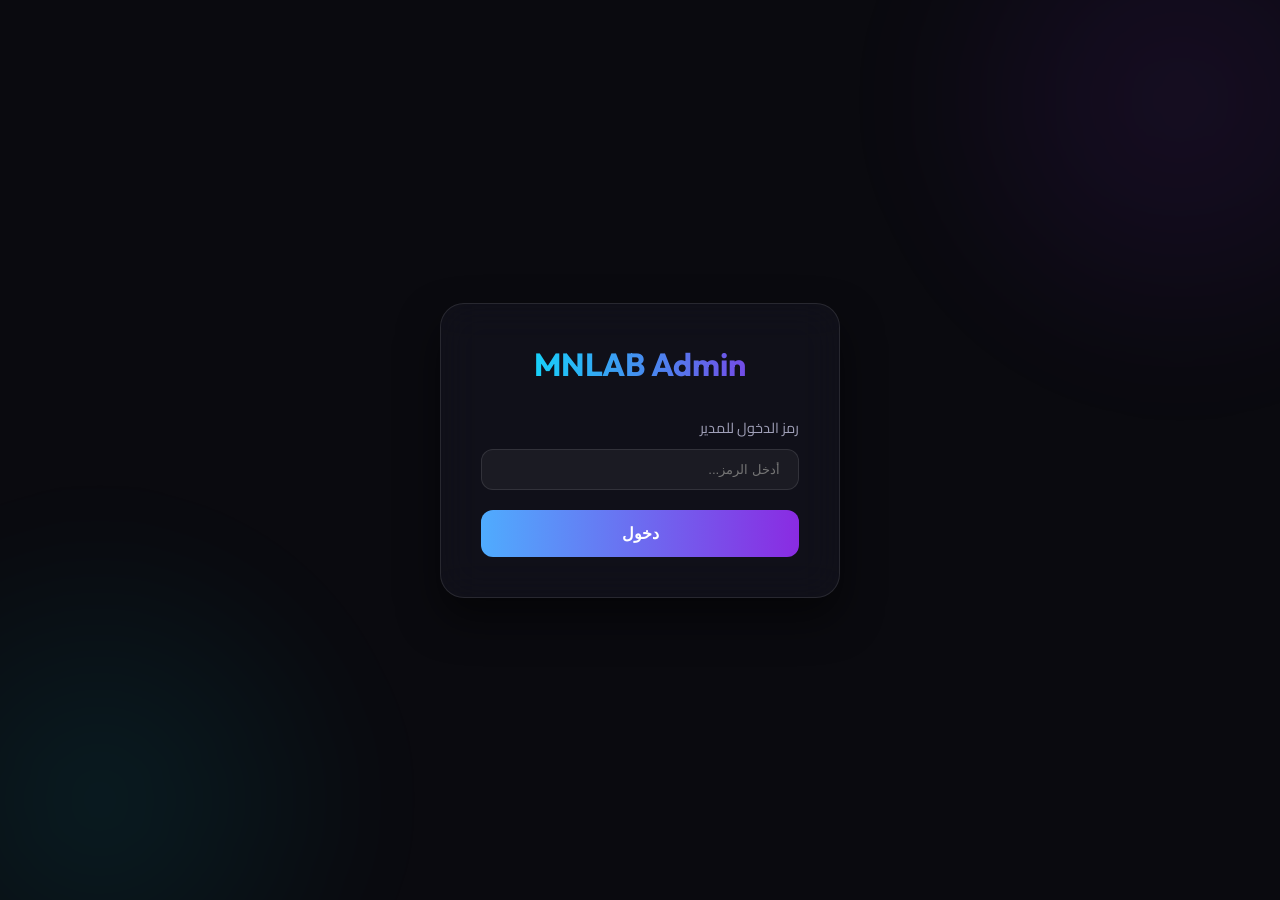
<file: admin.html>
<!DOCTYPE html>
<html lang="ar" dir="rtl">
<head>
    <meta charset="UTF-8">
    <meta name="viewport" content="width=device-width, initial-scale=1.0">
    <title>MNLAB | لوحة التحكم</title>
    <link rel="stylesheet" href="https://cdnjs.cloudflare.com/ajax/libs/font-awesome/6.4.0/css/all.min.css">
    <link href="https://fonts.googleapis.com/css2?family=Cairo:wght@400;600;700;900&family=Outfit:wght@400;600;800&display=swap" rel="stylesheet">
    <style>
        :root {
            --bg-main: #0a0a0f;
            --bg-secondary: #12121c;
            --text-primary: #ffffff;
            --text-secondary: #a0a0b8;
            --accent-1: #00f2fe;
            --accent-2: #4facfe;
            --accent-3: #8a2be2;
            --glass-bg: rgba(18, 18, 28, 0.8);
            --glass-border: rgba(255, 255, 255, 0.1);
        }

        * {
            margin: 0;
            padding: 0;
            box-sizing: border-box;
        }

        body {
            font-family: 'Cairo', sans-serif;
            background-color: var(--bg-main);
            color: var(--text-primary);
            min-height: 100vh;
            display: flex;
            justify-content: center;
            align-items: center;
            overflow-x: hidden;
        }

        /* Bg Glows */
        .bg-glow {
            position: fixed;
            width: 600px;
            height: 600px;
            background: radial-gradient(circle, rgba(138, 43, 226, 0.1) 0%, rgba(0,0,0,0) 70%);
            z-index: -1;
            filter: blur(40px);
        }
        .glow-1 { top: -200px; right: -200px; }
        .glow-2 { bottom: -200px; left: -200px; background: radial-gradient(circle, rgba(0, 242, 254, 0.08) 0%, rgba(0,0,0,0) 70%); }

        /* Login Screen */
        #login-screen {
            background: var(--glass-bg);
            backdrop-filter: blur(20px);
            border: 1px solid var(--glass-border);
            padding: 40px;
            border-radius: 24px;
            width: 100%;
            max-width: 400px;
            text-align: center;
            box-shadow: 0 20px 40px rgba(0,0,0,0.5);
            animation: fadeIn 0.5s ease-out;
        }

        @keyframes fadeIn {
            from { opacity: 0; transform: translateY(20px); }
            to { opacity: 1; transform: translateY(0); }
        }

        h1 {
            font-family: 'Outfit', sans-serif;
            font-size: 2rem;
            margin-bottom: 30px;
            background: linear-gradient(90deg, var(--accent-1), var(--accent-3));
            -webkit-background-clip: text;
            -webkit-text-fill-color: transparent;
        }

        .input-group {
            margin-bottom: 20px;
            text-align: right;
        }

        label {
            display: block;
            margin-bottom: 8px;
            color: var(--text-secondary);
            font-size: 0.9rem;
        }

        input {
            width: 100%;
            padding: 12px 18px;
            background: rgba(255, 255, 255, 0.05);
            border: 1px solid var(--glass-border);
            border-radius: 12px;
            color: white;
            outline: none;
            transition: 0.3s;
        }

        input:focus {
            border-color: var(--accent-1);
            background: rgba(255, 255, 255, 0.08);
        }

        .btn {
            width: 100%;
            padding: 14px;
            border-radius: 12px;
            border: none;
            background: linear-gradient(90deg, var(--accent-2), var(--accent-3));
            color: white;
            font-weight: 700;
            cursor: pointer;
            transition: 0.3s;
            font-size: 1rem;
        }

        .btn:hover {
            transform: translateY(-2px);
            box-shadow: 0 5px 15px rgba(138, 43, 226, 0.4);
        }

        /* Dashboard */
        #dashboard {
            width: 95%;
            max-width: 1200px;
            height: 85vh;
            background: var(--glass-bg);
            backdrop-filter: blur(20px);
            border: 1px solid var(--glass-border);
            border-radius: 30px;
            display: none; /* Controlled by JS */
            flex-direction: row;
            overflow: hidden;
            box-shadow: 0 30px 60px rgba(0,0,0,0.6);
        }

        .sidebar {
            width: 250px;
            background: rgba(0, 0, 0, 0.2);
            border-left: 1px solid var(--glass-border);
            display: flex;
            flex-direction: column;
            padding: 30px 0;
        }

        .nav-item {
            padding: 15px 30px;
            cursor: pointer;
            transition: 0.3s;
            display: flex;
            align-items: center;
            gap: 15px;
            color: var(--text-secondary);
            border-left: 3px solid transparent;
        }

        .nav-item:hover, .nav-item.active {
            background: rgba(255, 255, 255, 0.05);
            color: var(--accent-1);
        }

        .nav-item.active {
            border-left-color: var(--accent-1);
        }

        .main-content {
            flex: 1;
            padding: 40px;
            overflow-y: auto;
        }

        .tab-content {
            display: none;
            animation: fadeIn 0.4s ease-out;
        }

        .tab-content.active {
            display: block;
        }

        .grid-settings {
            display: grid;
            grid-template-columns: repeat(auto-fill, minmax(250px, 1fr));
            gap: 20px;
        }

        .color-picker-item {
            background: rgba(255, 255, 255, 0.03);
            padding: 15px;
            border-radius: 15px;
            display: flex;
            align-items: center;
            justify-content: space-between;
        }

        input[type="color"] {
            width: 40px;
            height: 40px;
            padding: 0;
            border: none;
            border-radius: 8px;
            cursor: pointer;
            background: none;
        }

        .upload-card {
            border: 2px dashed var(--glass-border);
            border-radius: 20px;
            padding: 30px;
            text-align: center;
            cursor: pointer;
            transition: 0.3s;
        }

        .upload-card:hover {
            border-color: var(--accent-1);
            background: rgba(0, 242, 254, 0.05);
        }

        .preview-img {
            width: 100%;
            height: 150px;
            object-fit: cover;
            border-radius: 10px;
            margin-top: 15px;
            display: none;
        }

        .hidden { display: none; }

        .header-actions {
            display: flex;
            justify-content: space-between;
            align-items: center;
            margin-bottom: 40px;
        }

        #save-status {
            color: #38ef7d;
            font-size: 0.9rem;
            margin-left: 15px;
            display: none;
        }
    </style>
</head>
<body>
    <div class="bg-glow glow-1"></div>
    <div class="bg-glow glow-2"></div>

    <!-- Login -->
    <div id="login-screen">
        <h1>MNLAB Admin</h1>
        <div class="input-group">
            <label>رمز الدخول للمدير</label>
            <input type="password" id="admin-pass" placeholder="أدخل الرمز...">
        </div>
        <button class="btn" onclick="login()">دخول</button>
        <p id="login-error" style="color: #ff4d4d; margin-top: 15px; display: none;">الرمز غير صحيح</p>
    </div>

    <!-- Dashboard -->
    <div id="dashboard">
        <div class="sidebar">
            <h2 style="padding: 0 30px 30px; font-family: 'Outfit';">MNLAB</h2>
            <div class="nav-item active" onclick="showTab('general', this)">
                <i class="fas fa-cog"></i> الإعدادات العامة
            </div>
            <div class="nav-item" onclick="showTab('colors', this)">
                <i class="fas fa-palette"></i> الألوان والثيم
            </div>
            <div class="nav-item" onclick="showTab('content', this)">
                <i class="fas fa-edit"></i> نصوص الموقع
            </div>
            <div class="nav-item" onclick="showTab('images', this)">
                <i class="fas fa-images"></i> صور الموقع
            </div>
            <div class="nav-item" onclick="showTab('materials', this)">
                <i class="fas fa-cubes"></i> إدارة المواد
            </div>
            <div class="nav-item" onclick="showTab('orders', this)">
                <i class="fas fa-shopping-cart"></i> إدارة الطلبات
            </div>
            <div style="margin-top: auto; padding: 20px;">
                <button class="btn" style="background: rgba(255,0,0,0.1); color: #ff4d4d; border: 1px solid rgba(255,0,0,0.2);" onclick="logout()">خروج</button>
            </div>
        </div>

        <div class="main-content">
            <div class="header-actions">
                <h2 id="tab-title">الإعدادات العامة</h2>
                <div>
                    <span id="save-status">تم الحفظ!</span>
                    <button class="btn" style="width: auto; padding: 10px 30px;" onclick="saveAll()">حفظ التغييرات</button>
                </div>
            </div>

            <!-- Tabs -->
            <div id="general" class="tab-content active">
                <div class="grid-settings">
                    <div class="input-group">
                        <label>رقم الهاتف (واتساب)</label>
                        <input type="text" id="setting-phone">
                    </div>
                    <div class="input-group">
                        <label>البريد الإلكتروني</label>
                        <input type="email" id="setting-email">
                    </div>
                    <div class="input-group">
                        <label>مفتاح Google Gemini API</label>
                        <input type="password" id="setting-gemini-key" placeholder="AIzaSy...">
                    </div>
                </div>
            </div>

            <div id="colors" class="tab-content">
                <div class="grid-settings" id="colors-container">
                    <!-- Colors load here -->
                </div>
            </div>

            <div id="content" class="tab-content">
                <div class="input-group">
                    <label>عنوان الهيرو (كبير)</label>
                    <input type="text" id="setting-hero-title">
                </div>
                <div class="input-group">
                    <label>الوصف الفرعي للهيرو</label>
                    <textarea id="setting-hero-subtitle" style="width: 100%; height: 100px; padding: 15px; border-radius: 12px; background: rgba(255,255,255,0.05); color: white; border: 1px solid var(--glass-border); font-family: inherit;"></textarea>
                </div>
            </div>

            <div id="images" class="tab-content">
                <h3>صورة الهيرو الرئيسية</h3>
                <div class="upload-card" onclick="document.getElementById('file-hero').click()">
                    <i class="fas fa-cloud-upload-alt fa-3x" style="color: var(--accent-1); margin-bottom: 15px;"></i>
                    <p>انقر لرفع صورة جديدة للهيرو</p>
                    <input type="file" id="file-hero" class="hidden" onchange="handleUpload('hero', this)">
                    <img id="preview-hero" class="preview-img">
                </div>
                
                <h3 style="margin-top: 40px;">صور المعرض (سيتم استبدالها تدريجياً)</h3>
                <div class="grid-settings" style="margin-top: 15px;">
                    <div class="upload-card" onclick="document.getElementById('file-gallery1').click()">
                        <p>الصورة 1</p>
                        <input type="file" id="file-gallery1" class="hidden" onchange="handleUpload('gallery1', this)">
                        <img id="preview-gallery1" class="preview-img">
                    </div>
                    <div class="upload-card" onclick="document.getElementById('file-gallery2').click()">
                        <p>الصورة 2</p>
                        <input type="file" id="file-gallery2" class="hidden" onchange="handleUpload('gallery2', this)">
                        <img id="preview-gallery2" class="preview-img">
                    </div>
                    <div class="upload-card" onclick="document.getElementById('file-gallery3').click()">
                        <p>الصورة 3</p>
                        <input type="file" id="file-gallery3" class="hidden" onchange="handleUpload('gallery3', this)">
                        <img id="preview-gallery3" class="preview-img">
                    </div>
                </div>
            </div>
            <div id="materials" class="tab-content">
                <div style="display: flex; justify-content: space-between; align-items: center; margin-bottom: 20px;">
                    <h3>إدارة مواد الطباعة</h3>
                    <button class="btn" style="width: auto; padding: 8px 15px; font-size: 0.8rem;" onclick="addNewMaterial()">إضافة مادة <i class="fas fa-plus"></i></button>
                </div>
                <div id="materials-container" class="grid-settings">
                    <!-- Materials load here -->
                </div>
            </div>

            <!-- Orders Tab -->
            <div id="orders" class="tab-content">
                <div style="display: flex; justify-content: space-between; align-items: center; margin-bottom: 25px;">
                    <h3>سجل طلبات الطباعة 3D</h3>
                    <button class="btn" style="width: auto; padding: 8px 20px; background: rgba(0, 242, 254, 0.1);" onclick="loadOrders()">تحديث القائمة <i class="fas fa-sync"></i></button>
                </div>
                <div id="orders-list" style="display: grid; gap: 15px;">
                    <p style="color: var(--text-secondary);">جاري تحميل الطلبات...</p>
                </div>
            </div>
        </div>
    </div>

    <script src="admin.js"></script>
</body>
</html>
</file>
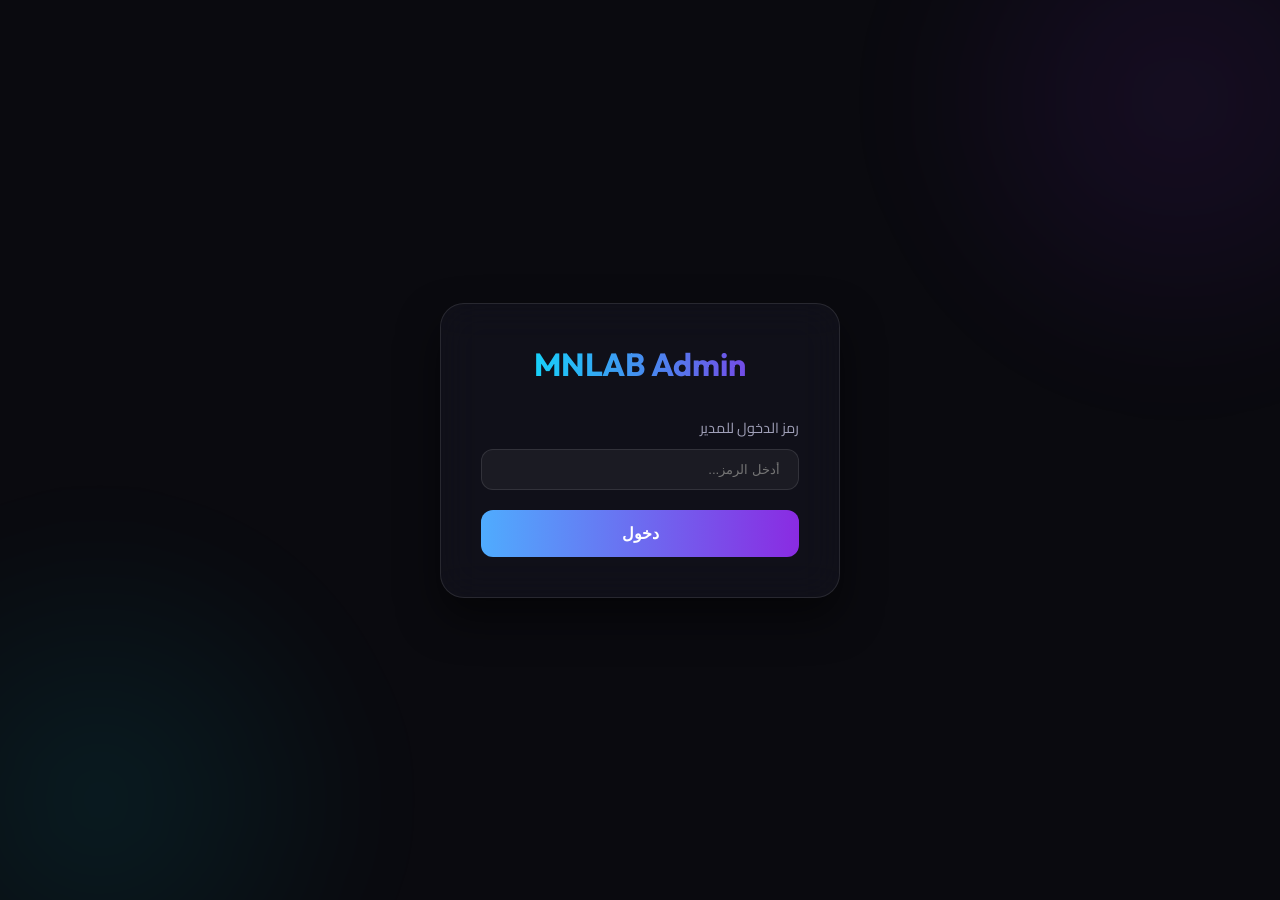
<file: mnlab-mgmt-882.html>
<!-- v1.2.0 - Clean Deployment -->
<!DOCTYPE html>
<html lang="ar" dir="rtl">
<head>
    <meta charset="UTF-8">
    <meta name="viewport" content="width=device-width, initial-scale=1.0">
    <title>MNLAB | لوحة التحكم</title>
    <link rel="stylesheet" href="https://cdnjs.cloudflare.com/ajax/libs/font-awesome/6.4.0/css/all.min.css">
    <link href="https://fonts.googleapis.com/css2?family=Cairo:wght@400;600;700;900&family=Outfit:wght@400;600;800&display=swap" rel="stylesheet">
    <style>
        :root {
            --bg-main: #0a0a0f;
            --bg-secondary: #12121c;
            --text-primary: #ffffff;
            --text-secondary: #a0a0b8;
            --accent-1: #00f2fe;
            --accent-2: #4facfe;
            --accent-3: #8a2be2;
            --glass-bg: rgba(18, 18, 28, 0.8);
            --glass-border: rgba(255, 255, 255, 0.1);
        }

        * {
            margin: 0;
            padding: 0;
            box-sizing: border-box;
        }

        body {
            font-family: 'Cairo', sans-serif;
            background-color: var(--bg-main);
            color: var(--text-primary);
            min-height: 100vh;
            display: flex;
            justify-content: center;
            align-items: center;
            overflow-x: hidden;
        }

        /* Bg Glows */
        .bg-glow {
            position: fixed;
            width: 600px;
            height: 600px;
            background: radial-gradient(circle, rgba(138, 43, 226, 0.1) 0%, rgba(0,0,0,0) 70%);
            z-index: -1;
            filter: blur(40px);
        }
        .glow-1 { top: -200px; right: -200px; }
        .glow-2 { bottom: -200px; left: -200px; background: radial-gradient(circle, rgba(0, 242, 254, 0.08) 0%, rgba(0,0,0,0) 70%); }

        /* Login Screen */
        #login-screen {
            background: var(--glass-bg);
            backdrop-filter: blur(20px);
            border: 1px solid var(--glass-border);
            padding: 40px;
            border-radius: 24px;
            width: 100%;
            max-width: 400px;
            text-align: center;
            box-shadow: 0 20px 40px rgba(0,0,0,0.5);
            animation: fadeIn 0.5s ease-out;
        }

        @keyframes fadeIn {
            from { opacity: 0; transform: translateY(20px); }
            to { opacity: 1; transform: translateY(0); }
        }

        h1 {
            font-family: 'Outfit', sans-serif;
            font-size: 2rem;
            margin-bottom: 30px;
            background: linear-gradient(90deg, var(--accent-1), var(--accent-3));
            -webkit-background-clip: text;
            -webkit-text-fill-color: transparent;
        }

        .input-group {
            margin-bottom: 20px;
            text-align: right;
        }

        label {
            display: block;
            margin-bottom: 8px;
            color: var(--text-secondary);
            font-size: 0.9rem;
        }

        input {
            width: 100%;
            padding: 12px 18px;
            background: rgba(255, 255, 255, 0.05);
            border: 1px solid var(--glass-border);
            border-radius: 12px;
            color: white;
            outline: none;
            transition: 0.3s;
        }

        input:focus {
            border-color: var(--accent-1);
            background: rgba(255, 255, 255, 0.08);
        }

        .btn {
            width: 100%;
            padding: 14px;
            border-radius: 12px;
            border: none;
            background: linear-gradient(90deg, var(--accent-2), var(--accent-3));
            color: white;
            font-weight: 700;
            cursor: pointer;
            transition: 0.3s;
            font-size: 1rem;
        }

        .btn:hover {
            transform: translateY(-2px);
            box-shadow: 0 5px 15px rgba(138, 43, 226, 0.4);
        }

        /* Dashboard */
        #dashboard {
            width: 95%;
            max-width: 1200px;
            height: 85vh;
            background: var(--glass-bg);
            backdrop-filter: blur(20px);
            border: 1px solid var(--glass-border);
            border-radius: 30px;
            display: none; /* Controlled by JS */
            flex-direction: row;
            overflow: hidden;
            box-shadow: 0 30px 60px rgba(0,0,0,0.6);
        }

        .sidebar {
            width: 250px;
            background: rgba(0, 0, 0, 0.2);
            border-left: 1px solid var(--glass-border);
            display: flex;
            flex-direction: column;
            padding: 30px 0;
        }

        .nav-item {
            padding: 15px 30px;
            cursor: pointer;
            transition: 0.3s;
            display: flex;
            align-items: center;
            gap: 15px;
            color: var(--text-secondary);
            border-left: 3px solid transparent;
        }

        .nav-item:hover, .nav-item.active {
            background: rgba(255, 255, 255, 0.05);
            color: var(--accent-1);
        }

        .nav-item.active {
            border-left-color: var(--accent-1);
        }

        .main-content {
            flex: 1;
            padding: 40px;
            overflow-y: auto;
        }

        .tab-content {
            display: none;
            animation: fadeIn 0.4s ease-out;
        }

        .tab-content.active {
            display: block;
        }

        .grid-settings {
            display: grid;
            grid-template-columns: repeat(auto-fill, minmax(250px, 1fr));
            gap: 20px;
        }

        .color-picker-item {
            background: rgba(255, 255, 255, 0.03);
            padding: 15px;
            border-radius: 15px;
            display: flex;
            align-items: center;
            justify-content: space-between;
        }

        input[type="color"] {
            width: 40px;
            height: 40px;
            padding: 0;
            border: none;
            border-radius: 8px;
            cursor: pointer;
            background: none;
        }

        .upload-card {
            border: 2px dashed var(--glass-border);
            border-radius: 20px;
            padding: 30px;
            text-align: center;
            cursor: pointer;
            transition: 0.3s;
        }

        .upload-card:hover {
            border-color: var(--accent-1);
            background: rgba(0, 242, 254, 0.05);
        }

        .preview-img {
            width: 100%;
            height: 150px;
            object-fit: cover;
            border-radius: 10px;
            margin-top: 15px;
            display: none;
        }

        .hidden { display: none; }

        .header-actions {
            display: flex;
            justify-content: space-between;
            align-items: center;
            margin-bottom: 40px;
        }

        #save-status {
            color: #38ef7d;
            font-size: 0.9rem;
            margin-left: 15px;
            display: none;
        }
    </style>
</head>
<body>
    <div class="bg-glow glow-1"></div>
    <div class="bg-glow glow-2"></div>

    <!-- Login -->
    <div id="login-screen">
        <h1>MNLAB Admin</h1>
        <div class="input-group">
            <label>رمز الدخول للمدير</label>
            <input type="password" id="admin-pass" placeholder="أدخل الرمز...">
        </div>
        <button class="btn" onclick="login()">دخول</button>
        <p id="login-error" style="color: #ff4d4d; margin-top: 15px; display: none;">الرمز غير صحيح</p>
    </div>

    <!-- Dashboard -->
    <div id="dashboard">
        <div class="sidebar">
            <h2 style="padding: 0 30px 30px; font-family: 'Outfit';">MNLAB</h2>
            <div class="nav-item active" onclick="showTab('general', this)">
                <i class="fas fa-cog"></i> الإعدادات العامة
            </div>
            <div class="nav-item" onclick="showTab('colors', this)">
                <i class="fas fa-palette"></i> الألوان والثيم
            </div>
            <div class="nav-item" onclick="showTab('content', this)">
                <i class="fas fa-edit"></i> نصوص الموقع
            </div>
            <div class="nav-item" onclick="showTab('images', this)">
                <i class="fas fa-images"></i> صور الموقع
            </div>
            <div class="nav-item" onclick="showTab('materials', this)">
                <i class="fas fa-cubes"></i> إدارة المواد
            </div>
            <div class="nav-item" onclick="showTab('statistics', this)">
                <i class="fas fa-chart-line"></i> الإحصائيات
            </div>
            <div class="nav-item" onclick="showTab('orders', this)">
                <i class="fas fa-shopping-cart"></i> إدارة الطلبات
            </div>
            <div style="margin-top: auto; padding: 20px;">
                <button class="btn" style="background: rgba(255,0,0,0.1); color: #ff4d4d; border: 1px solid rgba(255,0,0,0.2);" onclick="logout()">خروج</button>
            </div>
        </div>

        <div class="main-content">
            <div class="header-actions">
                <h2 id="tab-title">الإعدادات العامة</h2>
                <div>
                    <span id="save-status">تم الحفظ!</span>
                    <button class="btn" style="width: auto; padding: 10px 30px;" onclick="saveAll()">حفظ التغييرات</button>
                </div>
            </div>

            <!-- Tabs -->
            <div id="general" class="tab-content active">
                <div class="grid-settings">
                    <div class="input-group">
                        <label>رقم الهاتف (واتساب)</label>
                        <input type="text" id="setting-phone">
                    </div>
                    <div class="input-group">
                        <label>البريد الإلكتروني</label>
                        <input type="email" id="setting-email">
                    </div>
                    <div class="input-group">
                        <label>مفتاح Google Gemini API</label>
                        <input type="password" id="setting-gemini-key" placeholder="AIzaSy...">
                    </div>
                </div>
            </div>

            <div id="colors" class="tab-content">
                <div class="grid-settings" id="colors-container">
                    <!-- Colors load here -->
                </div>
            </div>

            <div id="content" class="tab-content">
                <div class="input-group">
                    <label>عنوان الهيرو (كبير)</label>
                    <input type="text" id="setting-hero-title">
                </div>
                <div class="input-group">
                    <label>الوصف الفرعي للهيرو</label>
                    <textarea id="setting-hero-subtitle" style="width: 100%; height: 100px; padding: 15px; border-radius: 12px; background: rgba(255,255,255,0.05); color: white; border: 1px solid var(--glass-border); font-family: inherit;"></textarea>
                </div>
            </div>

            <div id="images" class="tab-content">
                <h3>صورة الهيرو الرئيسية</h3>
                <div class="upload-card" onclick="document.getElementById('file-hero').click()">
                    <i class="fas fa-cloud-upload-alt fa-3x" style="color: var(--accent-1); margin-bottom: 15px;"></i>
                    <p>انقر لرفع صورة جديدة للهيرو</p>
                    <input type="file" id="file-hero" class="hidden" onchange="handleUpload('hero', this)">
                    <img id="preview-hero" class="preview-img">
                </div>
                
                <h3 style="margin-top: 40px;">صور المعرض (سيتم استبدالها تدريجياً)</h3>
                <div class="grid-settings" style="margin-top: 15px;">
                    <div class="upload-card" onclick="document.getElementById('file-gallery1').click()">
                        <p>الصورة 1</p>
                        <input type="file" id="file-gallery1" class="hidden" onchange="handleUpload('gallery1', this)">
                        <img id="preview-gallery1" class="preview-img">
                    </div>
                    <div class="upload-card" onclick="document.getElementById('file-gallery2').click()">
                        <p>الصورة 2</p>
                        <input type="file" id="file-gallery2" class="hidden" onchange="handleUpload('gallery2', this)">
                        <img id="preview-gallery2" class="preview-img">
                    </div>
                    <div class="upload-card" onclick="document.getElementById('file-gallery3').click()">
                        <p>الصورة 3</p>
                        <input type="file" id="file-gallery3" class="hidden" onchange="handleUpload('gallery3', this)">
                        <img id="preview-gallery3" class="preview-img">
                    </div>
                </div>
            </div>
            <div id="materials" class="tab-content">
                <div style="display: flex; justify-content: space-between; align-items: center; margin-bottom: 20px;">
                    <h3>إدارة مواد الطباعة</h3>
                    <button class="btn" style="width: auto; padding: 8px 15px; font-size: 0.8rem;" onclick="addNewMaterial()">إضافة مادة <i class="fas fa-plus"></i></button>
                </div>
                <div id="materials-container" class="grid-settings">
                    <!-- Materials load here -->
                </div>
            </div>

            <div id="statistics" class="tab-content">
                <div class="grid-settings">
                    <div class="input-group">
                        <label>عدد المشاريع المنجزة</label>
                        <input type="number" id="setting-stat-projects">
                    </div>
                    <div class="input-group">
                        <label>عدد العملاء</label>
                        <input type="number" id="setting-stat-clients">
                    </div>
                    <div class="input-group">
                        <label>أنواع المواد</label>
                        <input type="number" id="setting-stat-materials">
                    </div>
                    <div class="input-group">
                        <label>ساعة تسليم (متوسط)</label>
                        <input type="number" id="setting-stat-speed">
                    </div>
                </div>
            </div>

            <!-- Orders Tab -->
            <div id="orders" class="tab-content">
                <div style="display: flex; justify-content: space-between; align-items: center; margin-bottom: 25px;">
                    <h3>سجل طلبات الطباعة 3D</h3>
                    <button class="btn" style="width: auto; padding: 8px 20px; background: rgba(0, 242, 254, 0.1);" onclick="loadOrders()">تحديث القائمة <i class="fas fa-sync"></i></button>
                </div>
                <div id="orders-list" style="display: grid; gap: 15px;">
                    <p style="color: var(--text-secondary);">جاري تحميل الطلبات...</p>
                </div>
            </div>
        </div>
    </div>

    <script src="admin.js"></script>
</body>
</html>
</file>
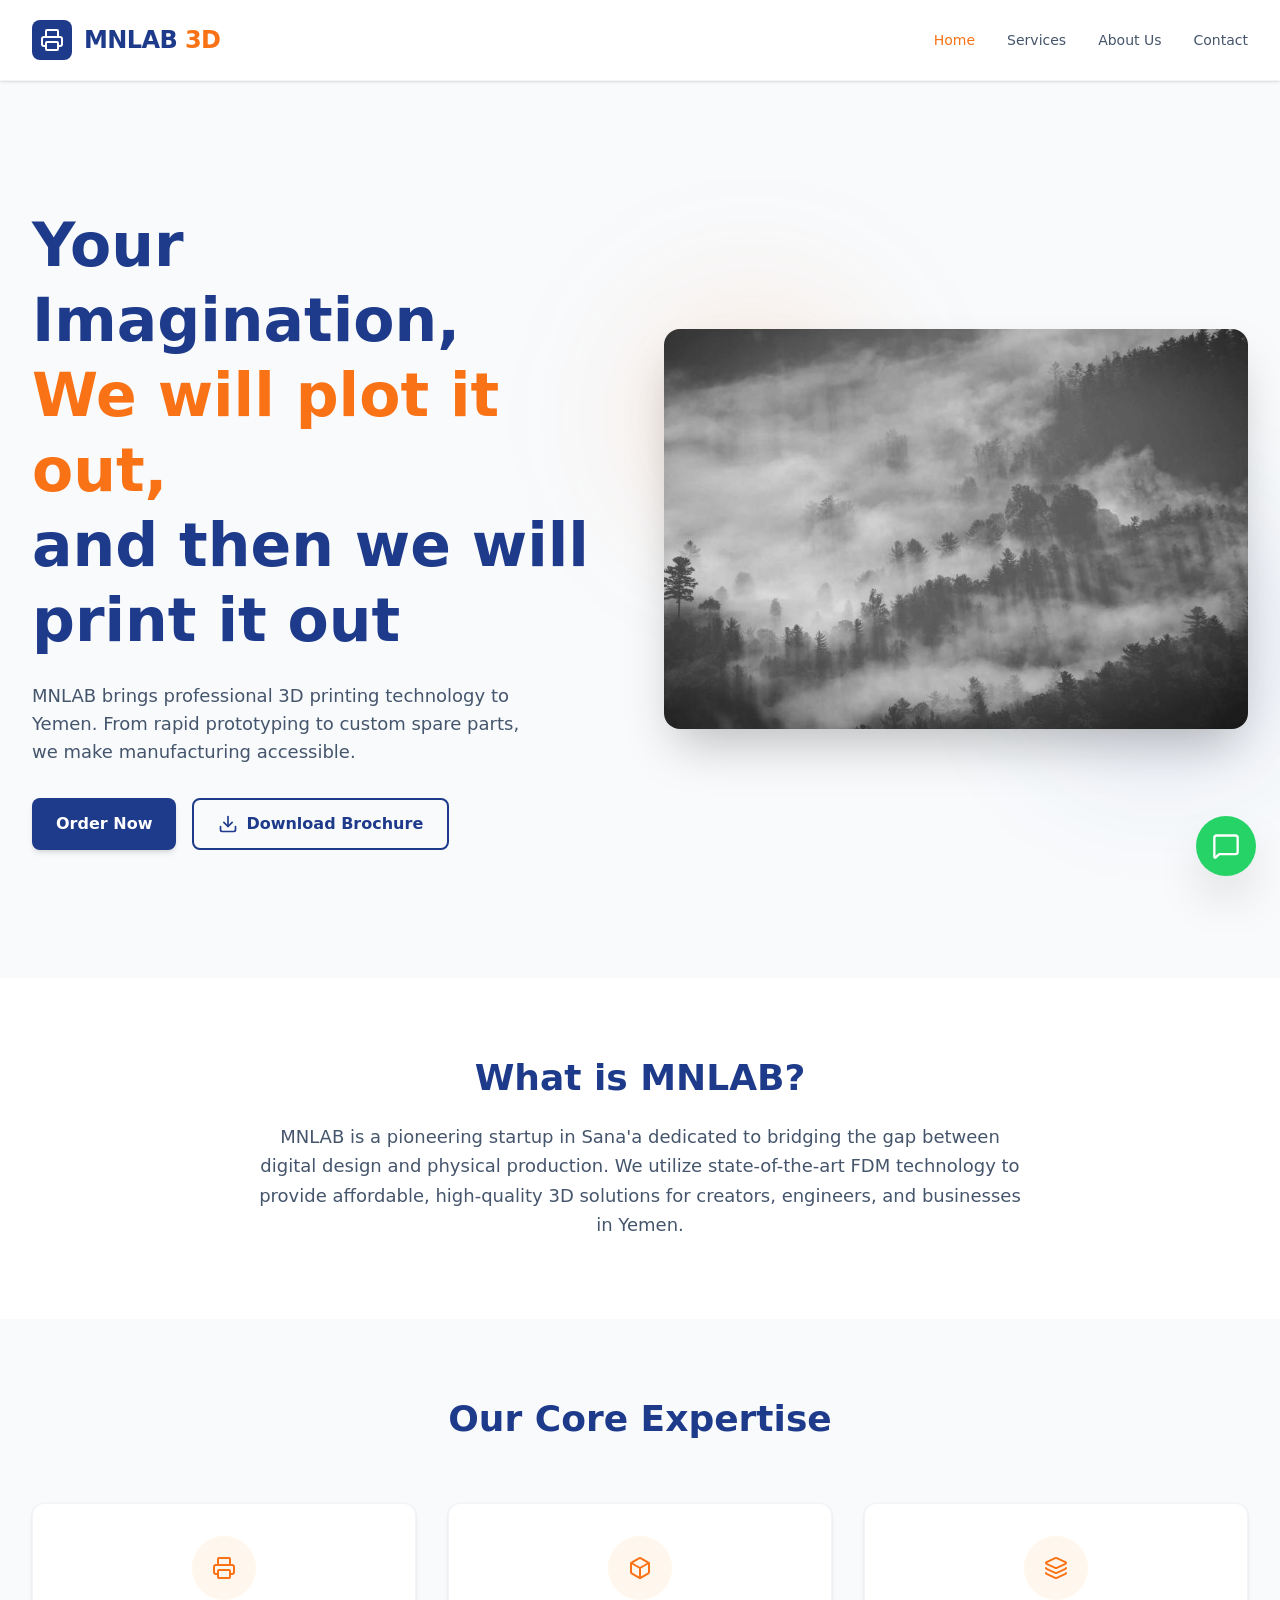
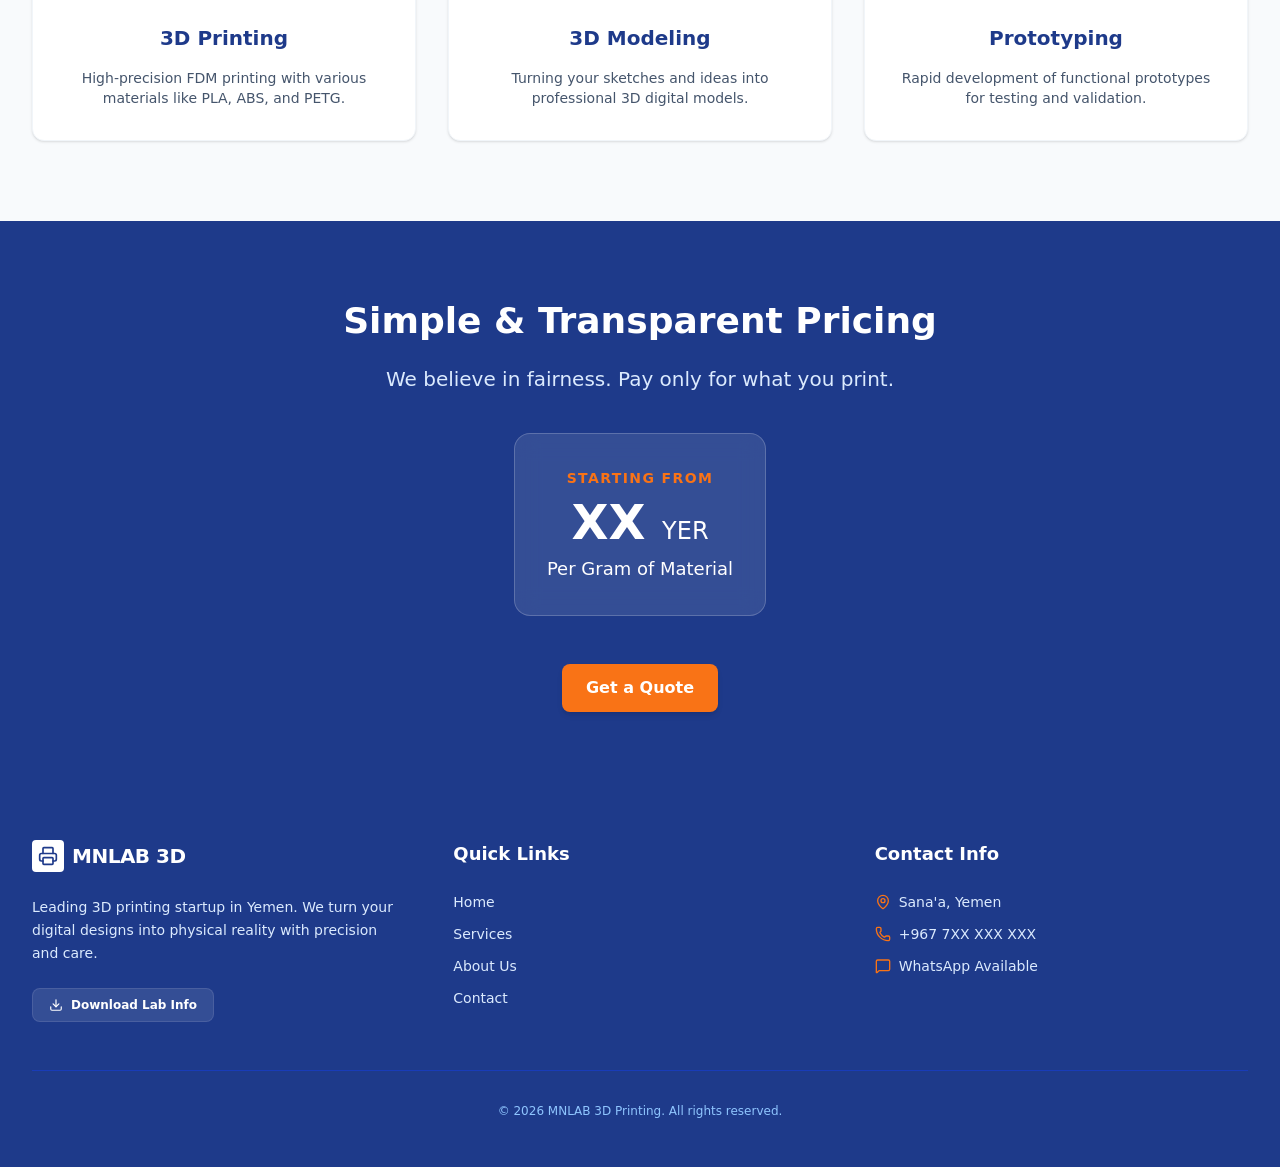
<file: MNLAB 3D Printing _ Google AI Studio_files/saved_resource.html>
<!DOCTYPE html>
<!-- saved from url=(0073)https://ais-dev-ojt3zhdjf7sdqcifzfxb5u-694976620528.europe-west2.run.app/ -->
<html lang="en"><head><meta http-equiv="Content-Type" content="text/html; charset=UTF-8">
    <script type="module" src="./client"></script>

    
    <meta name="viewport" content="width=device-width, initial-scale=1.0">
    <title>My Google AI Studio App</title>
  <script src="./_aistudio-iframe.js.تنزيل"></script><script src="./html2canvas-pro"></script><style>.aistudio-hover-highlight { box-shadow: inset 0 0 0 0.5px white, inset 0 0 0 1.5px rgba(128,128,128,0.6) !important; }.aistudio-active-highlight { box-shadow: inset 0 0 0 0.5px white, inset 0 0 0 1.5px #87a9ff !important; }#aistudio-focus-mode-tag { position: absolute; display: none; background: #87a9ff; border-radius: 4px; border: 0.5px solid white; z-index: 10000; text-transform: lowercase; padding: 2px 4px; color: #32302c; font-family: Inter, sans-serif; font-size: 12px; font-style: normal; font-weight: 400; line-height: 16px; pointer-events: none; }#aistudio-hover-mode-tag { position: absolute; display: none; background: rgba(128,128,128,0.6); border-radius: 4px; border: 0.5px solid white; z-index: 10000; text-transform: lowercase; padding: 2px 4px; color: white; font-family: Inter, sans-serif; font-size: 12px; font-style: normal; font-weight: 400; line-height: 16px; pointer-events: none; }</style><style type="text/css" data-vite-dev-id="/app/applet/src/index.css">/*! tailwindcss v4.2.2 | MIT License | https://tailwindcss.com */
@layer properties;
@layer theme, base, components, utilities;
@layer theme {
  :root, :host {
    --font-sans: "Inter", ui-sans-serif, system-ui, sans-serif;
    --font-mono: ui-monospace, SFMono-Regular, Menlo, Monaco, Consolas, "Liberation Mono",
      "Courier New", monospace;
    --color-red-200: oklch(88.5% 0.062 18.334);
    --color-red-500: oklch(63.7% 0.237 25.331);
    --color-orange-50: oklch(98% 0.016 73.684);
    --color-orange-600: oklch(64.6% 0.222 41.116);
    --color-amber-50: oklch(98.7% 0.022 95.277);
    --color-amber-500: oklch(76.9% 0.188 70.08);
    --color-amber-600: oklch(66.6% 0.179 58.318);
    --color-green-50: oklch(98.2% 0.018 155.826);
    --color-green-100: oklch(96.2% 0.044 156.743);
    --color-green-500: oklch(72.3% 0.219 149.579);
    --color-green-600: oklch(62.7% 0.194 149.214);
    --color-blue-50: oklch(97% 0.014 254.604);
    --color-blue-100: oklch(93.2% 0.032 255.585);
    --color-blue-200: oklch(88.2% 0.059 254.128);
    --color-blue-300: oklch(80.9% 0.105 251.813);
    --color-blue-500: oklch(62.3% 0.214 259.815);
    --color-blue-600: oklch(54.6% 0.245 262.881);
    --color-blue-800: oklch(42.4% 0.199 265.638);
    --color-blue-900: oklch(37.9% 0.146 265.522);
    --color-slate-50: oklch(98.4% 0.003 247.858);
    --color-slate-100: oklch(96.8% 0.007 247.896);
    --color-slate-200: oklch(92.9% 0.013 255.508);
    --color-slate-300: oklch(86.9% 0.022 252.894);
    --color-slate-400: oklch(70.4% 0.04 256.788);
    --color-slate-500: oklch(55.4% 0.046 257.417);
    --color-slate-600: oklch(44.6% 0.043 257.281);
    --color-slate-700: oklch(37.2% 0.044 257.287);
    --color-slate-800: oklch(27.9% 0.041 260.031);
    --color-slate-900: oklch(20.8% 0.042 265.755);
    --color-white: #fff;
    --spacing: 0.25rem;
    --container-lg: 32rem;
    --container-2xl: 42rem;
    --container-3xl: 48rem;
    --container-7xl: 80rem;
    --text-xs: 0.75rem;
    --text-xs--line-height: calc(1 / 0.75);
    --text-sm: 0.875rem;
    --text-sm--line-height: calc(1.25 / 0.875);
    --text-base: 1rem;
    --text-base--line-height: calc(1.5 / 1);
    --text-lg: 1.125rem;
    --text-lg--line-height: calc(1.75 / 1.125);
    --text-xl: 1.25rem;
    --text-xl--line-height: calc(1.75 / 1.25);
    --text-2xl: 1.5rem;
    --text-2xl--line-height: calc(2 / 1.5);
    --text-3xl: 1.875rem;
    --text-3xl--line-height: calc(2.25 / 1.875);
    --text-4xl: 2.25rem;
    --text-4xl--line-height: calc(2.5 / 2.25);
    --text-5xl: 3rem;
    --text-5xl--line-height: 1;
    --text-6xl: 3.75rem;
    --text-6xl--line-height: 1;
    --font-weight-normal: 400;
    --font-weight-medium: 500;
    --font-weight-semibold: 600;
    --font-weight-bold: 700;
    --font-weight-extrabold: 800;
    --tracking-tighter: -0.05em;
    --tracking-tight: -0.025em;
    --tracking-wider: 0.05em;
    --tracking-widest: 0.1em;
    --leading-tight: 1.25;
    --leading-relaxed: 1.625;
    --radius-md: 0.375rem;
    --radius-lg: 0.5rem;
    --radius-xl: 0.75rem;
    --radius-2xl: 1rem;
    --radius-3xl: 1.5rem;
    --animate-spin: spin 1s linear infinite;
    --blur-sm: 8px;
    --blur-md: 12px;
    --blur-3xl: 64px;
    --default-transition-duration: 150ms;
    --default-transition-timing-function: cubic-bezier(0.4, 0, 0.2, 1);
    --default-font-family: var(--font-sans);
    --default-mono-font-family: var(--font-mono);
    --color-primary: #1e3a8a;
    --color-secondary: #f97316;
  }
}
@layer base {
  *, ::after, ::before, ::backdrop, ::file-selector-button {
    box-sizing: border-box;
    margin: 0;
    padding: 0;
    border: 0 solid;
  }
  html, :host {
    line-height: 1.5;
    -webkit-text-size-adjust: 100%;
    tab-size: 4;
    font-family: var(--default-font-family, ui-sans-serif, system-ui, sans-serif, "Apple Color Emoji", "Segoe UI Emoji", "Segoe UI Symbol", "Noto Color Emoji");
    font-feature-settings: var(--default-font-feature-settings, normal);
    font-variation-settings: var(--default-font-variation-settings, normal);
    -webkit-tap-highlight-color: transparent;
  }
  hr {
    height: 0;
    color: inherit;
    border-top-width: 1px;
  }
  abbr:where([title]) {
    -webkit-text-decoration: underline dotted;
    text-decoration: underline dotted;
  }
  h1, h2, h3, h4, h5, h6 {
    font-size: inherit;
    font-weight: inherit;
  }
  a {
    color: inherit;
    -webkit-text-decoration: inherit;
    text-decoration: inherit;
  }
  b, strong {
    font-weight: bolder;
  }
  code, kbd, samp, pre {
    font-family: var(--default-mono-font-family, ui-monospace, SFMono-Regular, Menlo, Monaco, Consolas, "Liberation Mono", "Courier New", monospace);
    font-feature-settings: var(--default-mono-font-feature-settings, normal);
    font-variation-settings: var(--default-mono-font-variation-settings, normal);
    font-size: 1em;
  }
  small {
    font-size: 80%;
  }
  sub, sup {
    font-size: 75%;
    line-height: 0;
    position: relative;
    vertical-align: baseline;
  }
  sub {
    bottom: -0.25em;
  }
  sup {
    top: -0.5em;
  }
  table {
    text-indent: 0;
    border-color: inherit;
    border-collapse: collapse;
  }
  :-moz-focusring {
    outline: auto;
  }
  progress {
    vertical-align: baseline;
  }
  summary {
    display: list-item;
  }
  ol, ul, menu {
    list-style: none;
  }
  img, svg, video, canvas, audio, iframe, embed, object {
    display: block;
    vertical-align: middle;
  }
  img, video {
    max-width: 100%;
    height: auto;
  }
  button, input, select, optgroup, textarea, ::file-selector-button {
    font: inherit;
    font-feature-settings: inherit;
    font-variation-settings: inherit;
    letter-spacing: inherit;
    color: inherit;
    border-radius: 0;
    background-color: transparent;
    opacity: 1;
  }
  :where(select:is([multiple], [size])) optgroup {
    font-weight: bolder;
  }
  :where(select:is([multiple], [size])) optgroup option {
    padding-inline-start: 20px;
  }
  ::file-selector-button {
    margin-inline-end: 4px;
  }
  ::placeholder {
    opacity: 1;
  }
  @supports (not (-webkit-appearance: -apple-pay-button))  or (contain-intrinsic-size: 1px) {
    ::placeholder {
      color: currentcolor;
      @supports (color: color-mix(in lab, red, red)) {
        color: color-mix(in oklab, currentcolor 50%, transparent);
      }
    }
  }
  textarea {
    resize: vertical;
  }
  ::-webkit-search-decoration {
    -webkit-appearance: none;
  }
  ::-webkit-date-and-time-value {
    min-height: 1lh;
    text-align: inherit;
  }
  ::-webkit-datetime-edit {
    display: inline-flex;
  }
  ::-webkit-datetime-edit-fields-wrapper {
    padding: 0;
  }
  ::-webkit-datetime-edit, ::-webkit-datetime-edit-year-field, ::-webkit-datetime-edit-month-field, ::-webkit-datetime-edit-day-field, ::-webkit-datetime-edit-hour-field, ::-webkit-datetime-edit-minute-field, ::-webkit-datetime-edit-second-field, ::-webkit-datetime-edit-millisecond-field, ::-webkit-datetime-edit-meridiem-field {
    padding-block: 0;
  }
  ::-webkit-calendar-picker-indicator {
    line-height: 1;
  }
  :-moz-ui-invalid {
    box-shadow: none;
  }
  button, input:where([type="button"], [type="reset"], [type="submit"]), ::file-selector-button {
    appearance: button;
  }
  ::-webkit-inner-spin-button, ::-webkit-outer-spin-button {
    height: auto;
  }
  [hidden]:where(:not([hidden="until-found"])) {
    display: none !important;
  }
}
@layer utilities {
  .pointer-events-none {
    pointer-events: none;
  }
  .absolute {
    position: absolute;
  }
  .fixed {
    position: fixed;
  }
  .relative {
    position: relative;
  }
  .-top-10 {
    top: calc(var(--spacing) * -10);
  }
  .top-0 {
    top: calc(var(--spacing) * 0);
  }
  .top-1\/2 {
    top: calc(1 / 2 * 100%);
  }
  .-right-2 {
    right: calc(var(--spacing) * -2);
  }
  .-right-10 {
    right: calc(var(--spacing) * -10);
  }
  .right-4 {
    right: calc(var(--spacing) * 4);
  }
  .right-6 {
    right: calc(var(--spacing) * 6);
  }
  .-bottom-10 {
    bottom: calc(var(--spacing) * -10);
  }
  .bottom-4 {
    bottom: calc(var(--spacing) * 4);
  }
  .bottom-6 {
    bottom: calc(var(--spacing) * 6);
  }
  .bottom-full {
    bottom: 100%;
  }
  .-left-10 {
    left: calc(var(--spacing) * -10);
  }
  .left-0 {
    left: calc(var(--spacing) * 0);
  }
  .left-1\/2 {
    left: calc(1 / 2 * 100%);
  }
  .left-4 {
    left: calc(var(--spacing) * 4);
  }
  .left-full {
    left: 100%;
  }
  .z-10 {
    z-index: 10;
  }
  .z-50 {
    z-index: 50;
  }
  .mx-auto {
    margin-inline: auto;
  }
  .my-2 {
    margin-block: calc(var(--spacing) * 2);
  }
  .mt-0\.5 {
    margin-top: calc(var(--spacing) * 0.5);
  }
  .mt-1 {
    margin-top: calc(var(--spacing) * 1);
  }
  .mt-2 {
    margin-top: calc(var(--spacing) * 2);
  }
  .mt-8 {
    margin-top: calc(var(--spacing) * 8);
  }
  .mt-12 {
    margin-top: calc(var(--spacing) * 12);
  }
  .mr-2 {
    margin-right: calc(var(--spacing) * 2);
  }
  .mr-3 {
    margin-right: calc(var(--spacing) * 3);
  }
  .mr-4 {
    margin-right: calc(var(--spacing) * 4);
  }
  .mb-1 {
    margin-bottom: calc(var(--spacing) * 1);
  }
  .mb-2 {
    margin-bottom: calc(var(--spacing) * 2);
  }
  .mb-3 {
    margin-bottom: calc(var(--spacing) * 3);
  }
  .mb-4 {
    margin-bottom: calc(var(--spacing) * 4);
  }
  .mb-6 {
    margin-bottom: calc(var(--spacing) * 6);
  }
  .mb-8 {
    margin-bottom: calc(var(--spacing) * 8);
  }
  .mb-10 {
    margin-bottom: calc(var(--spacing) * 10);
  }
  .mb-12 {
    margin-bottom: calc(var(--spacing) * 12);
  }
  .mb-16 {
    margin-bottom: calc(var(--spacing) * 16);
  }
  .mb-20 {
    margin-bottom: calc(var(--spacing) * 20);
  }
  .mb-24 {
    margin-bottom: calc(var(--spacing) * 24);
  }
  .mb-32 {
    margin-bottom: calc(var(--spacing) * 32);
  }
  .ml-2 {
    margin-left: calc(var(--spacing) * 2);
  }
  .block {
    display: block;
  }
  .flex {
    display: flex;
  }
  .grid {
    display: grid;
  }
  .hidden {
    display: none;
  }
  .inline-block {
    display: inline-block;
  }
  .inline-flex {
    display: inline-flex;
  }
  .h-5 {
    height: calc(var(--spacing) * 5);
  }
  .h-6 {
    height: calc(var(--spacing) * 6);
  }
  .h-8 {
    height: calc(var(--spacing) * 8);
  }
  .h-10 {
    height: calc(var(--spacing) * 10);
  }
  .h-12 {
    height: calc(var(--spacing) * 12);
  }
  .h-16 {
    height: calc(var(--spacing) * 16);
  }
  .h-20 {
    height: calc(var(--spacing) * 20);
  }
  .h-64 {
    height: calc(var(--spacing) * 64);
  }
  .h-\[300px\] {
    height: 300px;
  }
  .h-\[400px\] {
    height: 400px;
  }
  .h-full {
    height: 100%;
  }
  .min-h-screen {
    min-height: 100vh;
  }
  .w-5 {
    width: calc(var(--spacing) * 5);
  }
  .w-6 {
    width: calc(var(--spacing) * 6);
  }
  .w-8 {
    width: calc(var(--spacing) * 8);
  }
  .w-10 {
    width: calc(var(--spacing) * 10);
  }
  .w-12 {
    width: calc(var(--spacing) * 12);
  }
  .w-16 {
    width: calc(var(--spacing) * 16);
  }
  .w-20 {
    width: calc(var(--spacing) * 20);
  }
  .w-64 {
    width: calc(var(--spacing) * 64);
  }
  .w-full {
    width: 100%;
  }
  .max-w-2xl {
    max-width: var(--container-2xl);
  }
  .max-w-3xl {
    max-width: var(--container-3xl);
  }
  .max-w-7xl {
    max-width: var(--container-7xl);
  }
  .max-w-lg {
    max-width: var(--container-lg);
  }
  .flex-1 {
    flex: 1;
  }
  .shrink-0 {
    flex-shrink: 0;
  }
  .flex-grow {
    flex-grow: 1;
  }
  .-translate-x-1\/2 {
    --tw-translate-x: calc(calc(1 / 2 * 100%) * -1);
    translate: var(--tw-translate-x) var(--tw-translate-y);
  }
  .-translate-y-1\/2 {
    --tw-translate-y: calc(calc(1 / 2 * 100%) * -1);
    translate: var(--tw-translate-x) var(--tw-translate-y);
  }
  .-rotate-12 {
    rotate: calc(12deg * -1);
  }
  .rotate-12 {
    rotate: 12deg;
  }
  .transform {
    transform: var(--tw-rotate-x,) var(--tw-rotate-y,) var(--tw-rotate-z,) var(--tw-skew-x,) var(--tw-skew-y,);
  }
  .animate-spin {
    animation: var(--animate-spin);
  }
  .cursor-pointer {
    cursor: pointer;
  }
  .resize {
    resize: both;
  }
  .resize-none {
    resize: none;
  }
  .grid-cols-1 {
    grid-template-columns: repeat(1, minmax(0, 1fr));
  }
  .grid-cols-2 {
    grid-template-columns: repeat(2, minmax(0, 1fr));
  }
  .grid-cols-3 {
    grid-template-columns: repeat(3, minmax(0, 1fr));
  }
  .flex-col {
    flex-direction: column;
  }
  .flex-wrap {
    flex-wrap: wrap;
  }
  .items-center {
    align-items: center;
  }
  .items-end {
    align-items: flex-end;
  }
  .items-start {
    align-items: flex-start;
  }
  .justify-between {
    justify-content: space-between;
  }
  .justify-center {
    justify-content: center;
  }
  .gap-1 {
    gap: calc(var(--spacing) * 1);
  }
  .gap-2 {
    gap: calc(var(--spacing) * 2);
  }
  .gap-3 {
    gap: calc(var(--spacing) * 3);
  }
  .gap-4 {
    gap: calc(var(--spacing) * 4);
  }
  .gap-6 {
    gap: calc(var(--spacing) * 6);
  }
  .gap-8 {
    gap: calc(var(--spacing) * 8);
  }
  .gap-10 {
    gap: calc(var(--spacing) * 10);
  }
  .gap-12 {
    gap: calc(var(--spacing) * 12);
  }
  .gap-16 {
    gap: calc(var(--spacing) * 16);
  }
  .space-y-1 {
    :where(& > :not(:last-child)) {
      --tw-space-y-reverse: 0;
      margin-block-start: calc(calc(var(--spacing) * 1) * var(--tw-space-y-reverse));
      margin-block-end: calc(calc(var(--spacing) * 1) * calc(1 - var(--tw-space-y-reverse)));
    }
  }
  .space-y-2 {
    :where(& > :not(:last-child)) {
      --tw-space-y-reverse: 0;
      margin-block-start: calc(calc(var(--spacing) * 2) * var(--tw-space-y-reverse));
      margin-block-end: calc(calc(var(--spacing) * 2) * calc(1 - var(--tw-space-y-reverse)));
    }
  }
  .space-y-3 {
    :where(& > :not(:last-child)) {
      --tw-space-y-reverse: 0;
      margin-block-start: calc(calc(var(--spacing) * 3) * var(--tw-space-y-reverse));
      margin-block-end: calc(calc(var(--spacing) * 3) * calc(1 - var(--tw-space-y-reverse)));
    }
  }
  .space-y-4 {
    :where(& > :not(:last-child)) {
      --tw-space-y-reverse: 0;
      margin-block-start: calc(calc(var(--spacing) * 4) * var(--tw-space-y-reverse));
      margin-block-end: calc(calc(var(--spacing) * 4) * calc(1 - var(--tw-space-y-reverse)));
    }
  }
  .space-y-6 {
    :where(& > :not(:last-child)) {
      --tw-space-y-reverse: 0;
      margin-block-start: calc(calc(var(--spacing) * 6) * var(--tw-space-y-reverse));
      margin-block-end: calc(calc(var(--spacing) * 6) * calc(1 - var(--tw-space-y-reverse)));
    }
  }
  .space-y-8 {
    :where(& > :not(:last-child)) {
      --tw-space-y-reverse: 0;
      margin-block-start: calc(calc(var(--spacing) * 8) * var(--tw-space-y-reverse));
      margin-block-end: calc(calc(var(--spacing) * 8) * calc(1 - var(--tw-space-y-reverse)));
    }
  }
  .space-y-24 {
    :where(& > :not(:last-child)) {
      --tw-space-y-reverse: 0;
      margin-block-start: calc(calc(var(--spacing) * 24) * var(--tw-space-y-reverse));
      margin-block-end: calc(calc(var(--spacing) * 24) * calc(1 - var(--tw-space-y-reverse)));
    }
  }
  .-space-x-2 {
    :where(& > :not(:last-child)) {
      --tw-space-x-reverse: 0;
      margin-inline-start: calc(calc(var(--spacing) * -2) * var(--tw-space-x-reverse));
      margin-inline-end: calc(calc(var(--spacing) * -2) * calc(1 - var(--tw-space-x-reverse)));
    }
  }
  .space-x-2 {
    :where(& > :not(:last-child)) {
      --tw-space-x-reverse: 0;
      margin-inline-start: calc(calc(var(--spacing) * 2) * var(--tw-space-x-reverse));
      margin-inline-end: calc(calc(var(--spacing) * 2) * calc(1 - var(--tw-space-x-reverse)));
    }
  }
  .space-x-3 {
    :where(& > :not(:last-child)) {
      --tw-space-x-reverse: 0;
      margin-inline-start: calc(calc(var(--spacing) * 3) * var(--tw-space-x-reverse));
      margin-inline-end: calc(calc(var(--spacing) * 3) * calc(1 - var(--tw-space-x-reverse)));
    }
  }
  .space-x-8 {
    :where(& > :not(:last-child)) {
      --tw-space-x-reverse: 0;
      margin-inline-start: calc(calc(var(--spacing) * 8) * var(--tw-space-x-reverse));
      margin-inline-end: calc(calc(var(--spacing) * 8) * calc(1 - var(--tw-space-x-reverse)));
    }
  }
  .truncate {
    overflow: hidden;
    text-overflow: ellipsis;
    white-space: nowrap;
  }
  .overflow-hidden {
    overflow: hidden;
  }
  .rounded {
    border-radius: 0.25rem;
  }
  .rounded-2xl {
    border-radius: var(--radius-2xl);
  }
  .rounded-3xl {
    border-radius: var(--radius-3xl);
  }
  .rounded-full {
    border-radius: calc(infinity * 1px);
  }
  .rounded-lg {
    border-radius: var(--radius-lg);
  }
  .rounded-md {
    border-radius: var(--radius-md);
  }
  .rounded-xl {
    border-radius: var(--radius-xl);
  }
  .border {
    border-style: var(--tw-border-style);
    border-width: 1px;
  }
  .border-2 {
    border-style: var(--tw-border-style);
    border-width: 2px;
  }
  .border-x {
    border-inline-style: var(--tw-border-style);
    border-inline-width: 1px;
  }
  .border-t {
    border-top-style: var(--tw-border-style);
    border-top-width: 1px;
  }
  .border-r {
    border-right-style: var(--tw-border-style);
    border-right-width: 1px;
  }
  .border-b {
    border-bottom-style: var(--tw-border-style);
    border-bottom-width: 1px;
  }
  .border-l-4 {
    border-left-style: var(--tw-border-style);
    border-left-width: 4px;
  }
  .border-dashed {
    --tw-border-style: dashed;
    border-style: dashed;
  }
  .border-blue-800 {
    border-color: var(--color-blue-800);
  }
  .border-primary {
    border-color: var(--color-primary);
  }
  .border-red-500 {
    border-color: var(--color-red-500);
  }
  .border-secondary {
    border-color: var(--color-secondary);
  }
  .border-slate-50 {
    border-color: var(--color-slate-50);
  }
  .border-slate-100 {
    border-color: var(--color-slate-100);
  }
  .border-slate-200 {
    border-color: var(--color-slate-200);
  }
  .border-white {
    border-color: var(--color-white);
  }
  .border-white\/10 {
    border-color: color-mix(in srgb, #fff 10%, transparent);
    @supports (color: color-mix(in lab, red, red)) {
      border-color: color-mix(in oklab, var(--color-white) 10%, transparent);
    }
  }
  .border-white\/20 {
    border-color: color-mix(in srgb, #fff 20%, transparent);
    @supports (color: color-mix(in lab, red, red)) {
      border-color: color-mix(in oklab, var(--color-white) 20%, transparent);
    }
  }
  .border-t-transparent {
    border-top-color: transparent;
  }
  .bg-\[\#25D366\] {
    background-color: #25D366;
  }
  .bg-amber-50 {
    background-color: var(--color-amber-50);
  }
  .bg-blue-50 {
    background-color: var(--color-blue-50);
  }
  .bg-green-50 {
    background-color: var(--color-green-50);
  }
  .bg-green-100 {
    background-color: var(--color-green-100);
  }
  .bg-orange-50 {
    background-color: var(--color-orange-50);
  }
  .bg-primary {
    background-color: var(--color-primary);
  }
  .bg-primary\/5 {
    background-color: color-mix(in srgb, #1e3a8a 5%, transparent);
    @supports (color: color-mix(in lab, red, red)) {
      background-color: color-mix(in oklab, var(--color-primary) 5%, transparent);
    }
  }
  .bg-primary\/10 {
    background-color: color-mix(in srgb, #1e3a8a 10%, transparent);
    @supports (color: color-mix(in lab, red, red)) {
      background-color: color-mix(in oklab, var(--color-primary) 10%, transparent);
    }
  }
  .bg-secondary {
    background-color: var(--color-secondary);
  }
  .bg-secondary\/5 {
    background-color: color-mix(in srgb, #f97316 5%, transparent);
    @supports (color: color-mix(in lab, red, red)) {
      background-color: color-mix(in oklab, var(--color-secondary) 5%, transparent);
    }
  }
  .bg-secondary\/10 {
    background-color: color-mix(in srgb, #f97316 10%, transparent);
    @supports (color: color-mix(in lab, red, red)) {
      background-color: color-mix(in oklab, var(--color-secondary) 10%, transparent);
    }
  }
  .bg-slate-50 {
    background-color: var(--color-slate-50);
  }
  .bg-slate-100 {
    background-color: var(--color-slate-100);
  }
  .bg-slate-800 {
    background-color: var(--color-slate-800);
  }
  .bg-white {
    background-color: var(--color-white);
  }
  .bg-white\/10 {
    background-color: color-mix(in srgb, #fff 10%, transparent);
    @supports (color: color-mix(in lab, red, red)) {
      background-color: color-mix(in oklab, var(--color-white) 10%, transparent);
    }
  }
  .bg-white\/80 {
    background-color: color-mix(in srgb, #fff 80%, transparent);
    @supports (color: color-mix(in lab, red, red)) {
      background-color: color-mix(in oklab, var(--color-white) 80%, transparent);
    }
  }
  .bg-white\/90 {
    background-color: color-mix(in srgb, #fff 90%, transparent);
    @supports (color: color-mix(in lab, red, red)) {
      background-color: color-mix(in oklab, var(--color-white) 90%, transparent);
    }
  }
  .object-cover {
    object-fit: cover;
  }
  .p-0\.5 {
    padding: calc(var(--spacing) * 0.5);
  }
  .p-2 {
    padding: calc(var(--spacing) * 2);
  }
  .p-3 {
    padding: calc(var(--spacing) * 3);
  }
  .p-4 {
    padding: calc(var(--spacing) * 4);
  }
  .p-6 {
    padding: calc(var(--spacing) * 6);
  }
  .p-8 {
    padding: calc(var(--spacing) * 8);
  }
  .p-12 {
    padding: calc(var(--spacing) * 12);
  }
  .px-1\.5 {
    padding-inline: calc(var(--spacing) * 1.5);
  }
  .px-2 {
    padding-inline: calc(var(--spacing) * 2);
  }
  .px-3 {
    padding-inline: calc(var(--spacing) * 3);
  }
  .px-4 {
    padding-inline: calc(var(--spacing) * 4);
  }
  .px-6 {
    padding-inline: calc(var(--spacing) * 6);
  }
  .py-0\.5 {
    padding-block: calc(var(--spacing) * 0.5);
  }
  .py-1 {
    padding-block: calc(var(--spacing) * 1);
  }
  .py-2 {
    padding-block: calc(var(--spacing) * 2);
  }
  .py-3 {
    padding-block: calc(var(--spacing) * 3);
  }
  .py-4 {
    padding-block: calc(var(--spacing) * 4);
  }
  .py-12 {
    padding-block: calc(var(--spacing) * 12);
  }
  .py-20 {
    padding-block: calc(var(--spacing) * 20);
  }
  .pt-2 {
    padding-top: calc(var(--spacing) * 2);
  }
  .pt-4 {
    padding-top: calc(var(--spacing) * 4);
  }
  .pt-6 {
    padding-top: calc(var(--spacing) * 6);
  }
  .pt-8 {
    padding-top: calc(var(--spacing) * 8);
  }
  .pt-20 {
    padding-top: calc(var(--spacing) * 20);
  }
  .pt-32 {
    padding-top: calc(var(--spacing) * 32);
  }
  .pr-4 {
    padding-right: calc(var(--spacing) * 4);
  }
  .pb-6 {
    padding-bottom: calc(var(--spacing) * 6);
  }
  .pb-20 {
    padding-bottom: calc(var(--spacing) * 20);
  }
  .text-center {
    text-align: center;
  }
  .text-left {
    text-align: left;
  }
  .text-2xl {
    font-size: var(--text-2xl);
    line-height: var(--tw-leading, var(--text-2xl--line-height));
  }
  .text-3xl {
    font-size: var(--text-3xl);
    line-height: var(--tw-leading, var(--text-3xl--line-height));
  }
  .text-4xl {
    font-size: var(--text-4xl);
    line-height: var(--tw-leading, var(--text-4xl--line-height));
  }
  .text-5xl {
    font-size: var(--text-5xl);
    line-height: var(--tw-leading, var(--text-5xl--line-height));
  }
  .text-base {
    font-size: var(--text-base);
    line-height: var(--tw-leading, var(--text-base--line-height));
  }
  .text-lg {
    font-size: var(--text-lg);
    line-height: var(--tw-leading, var(--text-lg--line-height));
  }
  .text-sm {
    font-size: var(--text-sm);
    line-height: var(--tw-leading, var(--text-sm--line-height));
  }
  .text-xl {
    font-size: var(--text-xl);
    line-height: var(--tw-leading, var(--text-xl--line-height));
  }
  .text-xs {
    font-size: var(--text-xs);
    line-height: var(--tw-leading, var(--text-xs--line-height));
  }
  .text-\[8px\] {
    font-size: 8px;
  }
  .text-\[10px\] {
    font-size: 10px;
  }
  .leading-relaxed {
    --tw-leading: var(--leading-relaxed);
    line-height: var(--leading-relaxed);
  }
  .leading-tight {
    --tw-leading: var(--leading-tight);
    line-height: var(--leading-tight);
  }
  .font-bold {
    --tw-font-weight: var(--font-weight-bold);
    font-weight: var(--font-weight-bold);
  }
  .font-extrabold {
    --tw-font-weight: var(--font-weight-extrabold);
    font-weight: var(--font-weight-extrabold);
  }
  .font-medium {
    --tw-font-weight: var(--font-weight-medium);
    font-weight: var(--font-weight-medium);
  }
  .font-normal {
    --tw-font-weight: var(--font-weight-normal);
    font-weight: var(--font-weight-normal);
  }
  .font-semibold {
    --tw-font-weight: var(--font-weight-semibold);
    font-weight: var(--font-weight-semibold);
  }
  .tracking-tight {
    --tw-tracking: var(--tracking-tight);
    letter-spacing: var(--tracking-tight);
  }
  .tracking-tighter {
    --tw-tracking: var(--tracking-tighter);
    letter-spacing: var(--tracking-tighter);
  }
  .tracking-wider {
    --tw-tracking: var(--tracking-wider);
    letter-spacing: var(--tracking-wider);
  }
  .tracking-widest {
    --tw-tracking: var(--tracking-widest);
    letter-spacing: var(--tracking-widest);
  }
  .whitespace-nowrap {
    white-space: nowrap;
  }
  .text-\[\#25D366\] {
    color: #25D366;
  }
  .text-amber-500 {
    color: var(--color-amber-500);
  }
  .text-amber-600 {
    color: var(--color-amber-600);
  }
  .text-blue-100 {
    color: var(--color-blue-100);
  }
  .text-blue-200 {
    color: var(--color-blue-200);
  }
  .text-blue-300 {
    color: var(--color-blue-300);
  }
  .text-blue-500 {
    color: var(--color-blue-500);
  }
  .text-blue-600 {
    color: var(--color-blue-600);
  }
  .text-green-500 {
    color: var(--color-green-500);
  }
  .text-green-600 {
    color: var(--color-green-600);
  }
  .text-primary {
    color: var(--color-primary);
  }
  .text-red-500 {
    color: var(--color-red-500);
  }
  .text-secondary {
    color: var(--color-secondary);
  }
  .text-slate-300 {
    color: var(--color-slate-300);
  }
  .text-slate-400 {
    color: var(--color-slate-400);
  }
  .text-slate-500 {
    color: var(--color-slate-500);
  }
  .text-slate-600 {
    color: var(--color-slate-600);
  }
  .text-slate-700 {
    color: var(--color-slate-700);
  }
  .text-white {
    color: var(--color-white);
  }
  .lowercase {
    text-transform: lowercase;
  }
  .uppercase {
    text-transform: uppercase;
  }
  .italic {
    font-style: italic;
  }
  .opacity-0 {
    opacity: 0%;
  }
  .opacity-10 {
    opacity: 10%;
  }
  .opacity-50 {
    opacity: 50%;
  }
  .opacity-90 {
    opacity: 90%;
  }
  .shadow-2xl {
    --tw-shadow: 0 25px 50px -12px var(--tw-shadow-color, rgb(0 0 0 / 0.25));
    box-shadow: var(--tw-inset-shadow), var(--tw-inset-ring-shadow), var(--tw-ring-offset-shadow), var(--tw-ring-shadow), var(--tw-shadow);
  }
  .shadow-inner {
    --tw-shadow: inset 0 2px 4px 0 var(--tw-shadow-color, rgb(0 0 0 / 0.05));
    box-shadow: var(--tw-inset-shadow), var(--tw-inset-ring-shadow), var(--tw-ring-offset-shadow), var(--tw-ring-shadow), var(--tw-shadow);
  }
  .shadow-lg {
    --tw-shadow: 0 10px 15px -3px var(--tw-shadow-color, rgb(0 0 0 / 0.1)), 0 4px 6px -4px var(--tw-shadow-color, rgb(0 0 0 / 0.1));
    box-shadow: var(--tw-inset-shadow), var(--tw-inset-ring-shadow), var(--tw-ring-offset-shadow), var(--tw-ring-shadow), var(--tw-shadow);
  }
  .shadow-sm {
    --tw-shadow: 0 1px 3px 0 var(--tw-shadow-color, rgb(0 0 0 / 0.1)), 0 1px 2px -1px var(--tw-shadow-color, rgb(0 0 0 / 0.1));
    box-shadow: var(--tw-inset-shadow), var(--tw-inset-ring-shadow), var(--tw-ring-offset-shadow), var(--tw-ring-shadow), var(--tw-shadow);
  }
  .shadow-xl {
    --tw-shadow: 0 20px 25px -5px var(--tw-shadow-color, rgb(0 0 0 / 0.1)), 0 8px 10px -6px var(--tw-shadow-color, rgb(0 0 0 / 0.1));
    box-shadow: var(--tw-inset-shadow), var(--tw-inset-ring-shadow), var(--tw-ring-offset-shadow), var(--tw-ring-shadow), var(--tw-shadow);
  }
  .blur-3xl {
    --tw-blur: blur(var(--blur-3xl));
    filter: var(--tw-blur,) var(--tw-brightness,) var(--tw-contrast,) var(--tw-grayscale,) var(--tw-hue-rotate,) var(--tw-invert,) var(--tw-saturate,) var(--tw-sepia,) var(--tw-drop-shadow,);
  }
  .backdrop-blur-md {
    --tw-backdrop-blur: blur(var(--blur-md));
    -webkit-backdrop-filter: var(--tw-backdrop-blur,) var(--tw-backdrop-brightness,) var(--tw-backdrop-contrast,) var(--tw-backdrop-grayscale,) var(--tw-backdrop-hue-rotate,) var(--tw-backdrop-invert,) var(--tw-backdrop-opacity,) var(--tw-backdrop-saturate,) var(--tw-backdrop-sepia,);
    backdrop-filter: var(--tw-backdrop-blur,) var(--tw-backdrop-brightness,) var(--tw-backdrop-contrast,) var(--tw-backdrop-grayscale,) var(--tw-backdrop-hue-rotate,) var(--tw-backdrop-invert,) var(--tw-backdrop-opacity,) var(--tw-backdrop-saturate,) var(--tw-backdrop-sepia,);
  }
  .backdrop-blur-sm {
    --tw-backdrop-blur: blur(var(--blur-sm));
    -webkit-backdrop-filter: var(--tw-backdrop-blur,) var(--tw-backdrop-brightness,) var(--tw-backdrop-contrast,) var(--tw-backdrop-grayscale,) var(--tw-backdrop-hue-rotate,) var(--tw-backdrop-invert,) var(--tw-backdrop-opacity,) var(--tw-backdrop-saturate,) var(--tw-backdrop-sepia,);
    backdrop-filter: var(--tw-backdrop-blur,) var(--tw-backdrop-brightness,) var(--tw-backdrop-contrast,) var(--tw-backdrop-grayscale,) var(--tw-backdrop-hue-rotate,) var(--tw-backdrop-invert,) var(--tw-backdrop-opacity,) var(--tw-backdrop-saturate,) var(--tw-backdrop-sepia,);
  }
  .transition {
    transition-property: color, background-color, border-color, outline-color, text-decoration-color, fill, stroke, --tw-gradient-from, --tw-gradient-via, --tw-gradient-to, opacity, box-shadow, transform, translate, scale, rotate, filter, -webkit-backdrop-filter, backdrop-filter, display, content-visibility, overlay, pointer-events;
    transition-timing-function: var(--tw-ease, var(--default-transition-timing-function));
    transition-duration: var(--tw-duration, var(--default-transition-duration));
  }
  .transition-all {
    transition-property: all;
    transition-timing-function: var(--tw-ease, var(--default-transition-timing-function));
    transition-duration: var(--tw-duration, var(--default-transition-duration));
  }
  .transition-colors {
    transition-property: color, background-color, border-color, outline-color, text-decoration-color, fill, stroke, --tw-gradient-from, --tw-gradient-via, --tw-gradient-to;
    transition-timing-function: var(--tw-ease, var(--default-transition-timing-function));
    transition-duration: var(--tw-duration, var(--default-transition-duration));
  }
  .transition-opacity {
    transition-property: opacity;
    transition-timing-function: var(--tw-ease, var(--default-transition-timing-function));
    transition-duration: var(--tw-duration, var(--default-transition-duration));
  }
  .transition-shadow {
    transition-property: box-shadow;
    transition-timing-function: var(--tw-ease, var(--default-transition-timing-function));
    transition-duration: var(--tw-duration, var(--default-transition-duration));
  }
  .transition-transform {
    transition-property: transform, translate, scale, rotate;
    transition-timing-function: var(--tw-ease, var(--default-transition-timing-function));
    transition-duration: var(--tw-duration, var(--default-transition-duration));
  }
  .outline-none {
    --tw-outline-style: none;
    outline-style: none;
  }
  .group-hover\:text-secondary {
    &:is(:where(.group):hover *) {
      @media (hover: hover) {
        color: var(--color-secondary);
      }
    }
  }
  .group-hover\/core\:opacity-100 {
    &:is(:where(.group\/core):hover *) {
      @media (hover: hover) {
        opacity: 100%;
      }
    }
  }
  .group-hover\/icon\:opacity-100 {
    &:is(:where(.group\/icon):hover *) {
      @media (hover: hover) {
        opacity: 100%;
      }
    }
  }
  .group-hover\/identity\:opacity-100 {
    &:is(:where(.group\/identity):hover *) {
      @media (hover: hover) {
        opacity: 100%;
      }
    }
  }
  .group-hover\/s-icon-1\:opacity-100 {
    &:is(:where(.group\/s-icon-1):hover *) {
      @media (hover: hover) {
        opacity: 100%;
      }
    }
  }
  .group-hover\/s-icon-2\:opacity-100 {
    &:is(:where(.group\/s-icon-2):hover *) {
      @media (hover: hover) {
        opacity: 100%;
      }
    }
  }
  .group-hover\/use\:opacity-100 {
    &:is(:where(.group\/use):hover *) {
      @media (hover: hover) {
        opacity: 100%;
      }
    }
  }
  .hover\:scale-110 {
    &:hover {
      @media (hover: hover) {
        --tw-scale-x: 110%;
        --tw-scale-y: 110%;
        --tw-scale-z: 110%;
        scale: var(--tw-scale-x) var(--tw-scale-y);
      }
    }
  }
  .hover\:border-secondary {
    &:hover {
      @media (hover: hover) {
        border-color: var(--color-secondary);
      }
    }
  }
  .hover\:border-slate-300 {
    &:hover {
      @media (hover: hover) {
        border-color: var(--color-slate-300);
      }
    }
  }
  .hover\:bg-orange-50 {
    &:hover {
      @media (hover: hover) {
        background-color: var(--color-orange-50);
      }
    }
  }
  .hover\:bg-orange-600 {
    &:hover {
      @media (hover: hover) {
        background-color: var(--color-orange-600);
      }
    }
  }
  .hover\:bg-primary {
    &:hover {
      @media (hover: hover) {
        background-color: var(--color-primary);
      }
    }
  }
  .hover\:bg-primary\/10 {
    &:hover {
      @media (hover: hover) {
        background-color: color-mix(in srgb, #1e3a8a 10%, transparent);
        @supports (color: color-mix(in lab, red, red)) {
          background-color: color-mix(in oklab, var(--color-primary) 10%, transparent);
        }
      }
    }
  }
  .hover\:bg-secondary\/10 {
    &:hover {
      @media (hover: hover) {
        background-color: color-mix(in srgb, #f97316 10%, transparent);
        @supports (color: color-mix(in lab, red, red)) {
          background-color: color-mix(in oklab, var(--color-secondary) 10%, transparent);
        }
      }
    }
  }
  .hover\:bg-slate-100 {
    &:hover {
      @media (hover: hover) {
        background-color: var(--color-slate-100);
      }
    }
  }
  .hover\:bg-slate-200 {
    &:hover {
      @media (hover: hover) {
        background-color: var(--color-slate-200);
      }
    }
  }
  .hover\:bg-white\/20 {
    &:hover {
      @media (hover: hover) {
        background-color: color-mix(in srgb, #fff 20%, transparent);
        @supports (color: color-mix(in lab, red, red)) {
          background-color: color-mix(in oklab, var(--color-white) 20%, transparent);
        }
      }
    }
  }
  .hover\:text-red-500 {
    &:hover {
      @media (hover: hover) {
        color: var(--color-red-500);
      }
    }
  }
  .hover\:text-secondary {
    &:hover {
      @media (hover: hover) {
        color: var(--color-secondary);
      }
    }
  }
  .hover\:text-white {
    &:hover {
      @media (hover: hover) {
        color: var(--color-white);
      }
    }
  }
  .hover\:underline {
    &:hover {
      @media (hover: hover) {
        text-decoration-line: underline;
      }
    }
  }
  .hover\:shadow-md {
    &:hover {
      @media (hover: hover) {
        --tw-shadow: 0 4px 6px -1px var(--tw-shadow-color, rgb(0 0 0 / 0.1)), 0 2px 4px -2px var(--tw-shadow-color, rgb(0 0 0 / 0.1));
        box-shadow: var(--tw-inset-shadow), var(--tw-inset-ring-shadow), var(--tw-ring-offset-shadow), var(--tw-ring-shadow), var(--tw-shadow);
      }
    }
  }
  .focus\:border-transparent {
    &:focus {
      border-color: transparent;
    }
  }
  .focus\:ring-2 {
    &:focus {
      --tw-ring-shadow: var(--tw-ring-inset,) 0 0 0 calc(2px + var(--tw-ring-offset-width)) var(--tw-ring-color, currentcolor);
      box-shadow: var(--tw-inset-shadow), var(--tw-inset-ring-shadow), var(--tw-ring-offset-shadow), var(--tw-ring-shadow), var(--tw-shadow);
    }
  }
  .focus\:ring-primary {
    &:focus {
      --tw-ring-color: var(--color-primary);
    }
  }
  .focus\:ring-red-200 {
    &:focus {
      --tw-ring-color: var(--color-red-200);
    }
  }
  .active\:scale-95 {
    &:active {
      --tw-scale-x: 95%;
      --tw-scale-y: 95%;
      --tw-scale-z: 95%;
      scale: var(--tw-scale-x) var(--tw-scale-y);
    }
  }
  .disabled\:cursor-not-allowed {
    &:disabled {
      cursor: not-allowed;
    }
  }
  .disabled\:opacity-50 {
    &:disabled {
      opacity: 50%;
    }
  }
  .sm\:px-6 {
    @media (width >= 40rem) {
      padding-inline: calc(var(--spacing) * 6);
    }
  }
  .md\:flex {
    @media (width >= 48rem) {
      display: flex;
    }
  }
  .md\:hidden {
    @media (width >= 48rem) {
      display: none;
    }
  }
  .md\:grid-cols-3 {
    @media (width >= 48rem) {
      grid-template-columns: repeat(3, minmax(0, 1fr));
    }
  }
  .md\:flex-row {
    @media (width >= 48rem) {
      flex-direction: row;
    }
  }
  .md\:flex-row-reverse {
    @media (width >= 48rem) {
      flex-direction: row-reverse;
    }
  }
  .md\:p-10 {
    @media (width >= 48rem) {
      padding: calc(var(--spacing) * 10);
    }
  }
  .md\:p-12 {
    @media (width >= 48rem) {
      padding: calc(var(--spacing) * 12);
    }
  }
  .md\:py-32 {
    @media (width >= 48rem) {
      padding-block: calc(var(--spacing) * 32);
    }
  }
  .md\:text-4xl {
    @media (width >= 48rem) {
      font-size: var(--text-4xl);
      line-height: var(--tw-leading, var(--text-4xl--line-height));
    }
  }
  .md\:text-6xl {
    @media (width >= 48rem) {
      font-size: var(--text-6xl);
      line-height: var(--tw-leading, var(--text-6xl--line-height));
    }
  }
  .lg\:col-span-1 {
    @media (width >= 64rem) {
      grid-column: span 1 / span 1;
    }
  }
  .lg\:block {
    @media (width >= 64rem) {
      display: block;
    }
  }
  .lg\:grid-cols-2 {
    @media (width >= 64rem) {
      grid-template-columns: repeat(2, minmax(0, 1fr));
    }
  }
  .lg\:grid-cols-3 {
    @media (width >= 64rem) {
      grid-template-columns: repeat(3, minmax(0, 1fr));
    }
  }
  .lg\:px-8 {
    @media (width >= 64rem) {
      padding-inline: calc(var(--spacing) * 8);
    }
  }
}
@layer base {
  html {
    scroll-behavior: smooth;
  }
  body {
    background-color: var(--color-white);
    font-family: var(--font-sans);
    color: var(--color-slate-900);
  }
}
@layer components {
  .btn-primary {
    border-radius: var(--radius-lg);
    background-color: var(--color-primary);
    padding-inline: calc(var(--spacing) * 6);
    padding-block: calc(var(--spacing) * 3);
    --tw-font-weight: var(--font-weight-semibold);
    font-weight: var(--font-weight-semibold);
    color: var(--color-white);
    --tw-shadow: 0 4px 6px -1px var(--tw-shadow-color, rgb(0 0 0 / 0.1)), 0 2px 4px -2px var(--tw-shadow-color, rgb(0 0 0 / 0.1));
    box-shadow: var(--tw-inset-shadow), var(--tw-inset-ring-shadow), var(--tw-ring-offset-shadow), var(--tw-ring-shadow), var(--tw-shadow);
    transition-property: all;
    transition-timing-function: var(--tw-ease, var(--default-transition-timing-function));
    transition-duration: var(--tw-duration, var(--default-transition-duration));
    &:hover {
      @media (hover: hover) {
        background-color: var(--color-blue-900);
      }
    }
    &:active {
      --tw-scale-x: 95%;
      --tw-scale-y: 95%;
      --tw-scale-z: 95%;
      scale: var(--tw-scale-x) var(--tw-scale-y);
    }
  }
  .btn-secondary {
    border-radius: var(--radius-lg);
    background-color: var(--color-secondary);
    padding-inline: calc(var(--spacing) * 6);
    padding-block: calc(var(--spacing) * 3);
    --tw-font-weight: var(--font-weight-semibold);
    font-weight: var(--font-weight-semibold);
    color: var(--color-white);
    --tw-shadow: 0 4px 6px -1px var(--tw-shadow-color, rgb(0 0 0 / 0.1)), 0 2px 4px -2px var(--tw-shadow-color, rgb(0 0 0 / 0.1));
    box-shadow: var(--tw-inset-shadow), var(--tw-inset-ring-shadow), var(--tw-ring-offset-shadow), var(--tw-ring-shadow), var(--tw-shadow);
    transition-property: all;
    transition-timing-function: var(--tw-ease, var(--default-transition-timing-function));
    transition-duration: var(--tw-duration, var(--default-transition-duration));
    &:hover {
      @media (hover: hover) {
        background-color: var(--color-orange-600);
      }
    }
    &:active {
      --tw-scale-x: 95%;
      --tw-scale-y: 95%;
      --tw-scale-z: 95%;
      scale: var(--tw-scale-x) var(--tw-scale-y);
    }
  }
  .section-title {
    margin-bottom: calc(var(--spacing) * 6);
    font-size: var(--text-3xl);
    line-height: var(--tw-leading, var(--text-3xl--line-height));
    --tw-font-weight: var(--font-weight-bold);
    font-weight: var(--font-weight-bold);
    color: var(--color-primary);
    @media (width >= 48rem) {
      font-size: var(--text-4xl);
      line-height: var(--tw-leading, var(--text-4xl--line-height));
    }
  }
}
@property --tw-translate-x {
  syntax: "*";
  inherits: false;
  initial-value: 0;
}
@property --tw-translate-y {
  syntax: "*";
  inherits: false;
  initial-value: 0;
}
@property --tw-translate-z {
  syntax: "*";
  inherits: false;
  initial-value: 0;
}
@property --tw-rotate-x {
  syntax: "*";
  inherits: false;
}
@property --tw-rotate-y {
  syntax: "*";
  inherits: false;
}
@property --tw-rotate-z {
  syntax: "*";
  inherits: false;
}
@property --tw-skew-x {
  syntax: "*";
  inherits: false;
}
@property --tw-skew-y {
  syntax: "*";
  inherits: false;
}
@property --tw-space-y-reverse {
  syntax: "*";
  inherits: false;
  initial-value: 0;
}
@property --tw-space-x-reverse {
  syntax: "*";
  inherits: false;
  initial-value: 0;
}
@property --tw-border-style {
  syntax: "*";
  inherits: false;
  initial-value: solid;
}
@property --tw-leading {
  syntax: "*";
  inherits: false;
}
@property --tw-font-weight {
  syntax: "*";
  inherits: false;
}
@property --tw-tracking {
  syntax: "*";
  inherits: false;
}
@property --tw-shadow {
  syntax: "*";
  inherits: false;
  initial-value: 0 0 #0000;
}
@property --tw-shadow-color {
  syntax: "*";
  inherits: false;
}
@property --tw-shadow-alpha {
  syntax: "<percentage>";
  inherits: false;
  initial-value: 100%;
}
@property --tw-inset-shadow {
  syntax: "*";
  inherits: false;
  initial-value: 0 0 #0000;
}
@property --tw-inset-shadow-color {
  syntax: "*";
  inherits: false;
}
@property --tw-inset-shadow-alpha {
  syntax: "<percentage>";
  inherits: false;
  initial-value: 100%;
}
@property --tw-ring-color {
  syntax: "*";
  inherits: false;
}
@property --tw-ring-shadow {
  syntax: "*";
  inherits: false;
  initial-value: 0 0 #0000;
}
@property --tw-inset-ring-color {
  syntax: "*";
  inherits: false;
}
@property --tw-inset-ring-shadow {
  syntax: "*";
  inherits: false;
  initial-value: 0 0 #0000;
}
@property --tw-ring-inset {
  syntax: "*";
  inherits: false;
}
@property --tw-ring-offset-width {
  syntax: "<length>";
  inherits: false;
  initial-value: 0px;
}
@property --tw-ring-offset-color {
  syntax: "*";
  inherits: false;
  initial-value: #fff;
}
@property --tw-ring-offset-shadow {
  syntax: "*";
  inherits: false;
  initial-value: 0 0 #0000;
}
@property --tw-blur {
  syntax: "*";
  inherits: false;
}
@property --tw-brightness {
  syntax: "*";
  inherits: false;
}
@property --tw-contrast {
  syntax: "*";
  inherits: false;
}
@property --tw-grayscale {
  syntax: "*";
  inherits: false;
}
@property --tw-hue-rotate {
  syntax: "*";
  inherits: false;
}
@property --tw-invert {
  syntax: "*";
  inherits: false;
}
@property --tw-opacity {
  syntax: "*";
  inherits: false;
}
@property --tw-saturate {
  syntax: "*";
  inherits: false;
}
@property --tw-sepia {
  syntax: "*";
  inherits: false;
}
@property --tw-drop-shadow {
  syntax: "*";
  inherits: false;
}
@property --tw-drop-shadow-color {
  syntax: "*";
  inherits: false;
}
@property --tw-drop-shadow-alpha {
  syntax: "<percentage>";
  inherits: false;
  initial-value: 100%;
}
@property --tw-drop-shadow-size {
  syntax: "*";
  inherits: false;
}
@property --tw-backdrop-blur {
  syntax: "*";
  inherits: false;
}
@property --tw-backdrop-brightness {
  syntax: "*";
  inherits: false;
}
@property --tw-backdrop-contrast {
  syntax: "*";
  inherits: false;
}
@property --tw-backdrop-grayscale {
  syntax: "*";
  inherits: false;
}
@property --tw-backdrop-hue-rotate {
  syntax: "*";
  inherits: false;
}
@property --tw-backdrop-invert {
  syntax: "*";
  inherits: false;
}
@property --tw-backdrop-opacity {
  syntax: "*";
  inherits: false;
}
@property --tw-backdrop-saturate {
  syntax: "*";
  inherits: false;
}
@property --tw-backdrop-sepia {
  syntax: "*";
  inherits: false;
}
@property --tw-scale-x {
  syntax: "*";
  inherits: false;
  initial-value: 1;
}
@property --tw-scale-y {
  syntax: "*";
  inherits: false;
  initial-value: 1;
}
@property --tw-scale-z {
  syntax: "*";
  inherits: false;
  initial-value: 1;
}
@keyframes spin {
  to {
    transform: rotate(360deg);
  }
}
@layer properties {
  @supports ((-webkit-hyphens: none) and (not (margin-trim: inline))) or ((-moz-orient: inline) and (not (color:rgb(from red r g b)))) {
    *, ::before, ::after, ::backdrop {
      --tw-translate-x: 0;
      --tw-translate-y: 0;
      --tw-translate-z: 0;
      --tw-rotate-x: initial;
      --tw-rotate-y: initial;
      --tw-rotate-z: initial;
      --tw-skew-x: initial;
      --tw-skew-y: initial;
      --tw-space-y-reverse: 0;
      --tw-space-x-reverse: 0;
      --tw-border-style: solid;
      --tw-leading: initial;
      --tw-font-weight: initial;
      --tw-tracking: initial;
      --tw-shadow: 0 0 #0000;
      --tw-shadow-color: initial;
      --tw-shadow-alpha: 100%;
      --tw-inset-shadow: 0 0 #0000;
      --tw-inset-shadow-color: initial;
      --tw-inset-shadow-alpha: 100%;
      --tw-ring-color: initial;
      --tw-ring-shadow: 0 0 #0000;
      --tw-inset-ring-color: initial;
      --tw-inset-ring-shadow: 0 0 #0000;
      --tw-ring-inset: initial;
      --tw-ring-offset-width: 0px;
      --tw-ring-offset-color: #fff;
      --tw-ring-offset-shadow: 0 0 #0000;
      --tw-blur: initial;
      --tw-brightness: initial;
      --tw-contrast: initial;
      --tw-grayscale: initial;
      --tw-hue-rotate: initial;
      --tw-invert: initial;
      --tw-opacity: initial;
      --tw-saturate: initial;
      --tw-sepia: initial;
      --tw-drop-shadow: initial;
      --tw-drop-shadow-color: initial;
      --tw-drop-shadow-alpha: 100%;
      --tw-drop-shadow-size: initial;
      --tw-backdrop-blur: initial;
      --tw-backdrop-brightness: initial;
      --tw-backdrop-contrast: initial;
      --tw-backdrop-grayscale: initial;
      --tw-backdrop-hue-rotate: initial;
      --tw-backdrop-invert: initial;
      --tw-backdrop-opacity: initial;
      --tw-backdrop-saturate: initial;
      --tw-backdrop-sepia: initial;
      --tw-scale-x: 1;
      --tw-scale-y: 1;
      --tw-scale-z: 1;
    }
  }
}
</style></head>
  <body>
    <div id="root"><div class="min-h-screen flex flex-col"><nav class="fixed top-0 left-0 w-full bg-white/90 backdrop-blur-md z-50 border-b border-slate-100 shadow-sm"><div class="max-w-7xl mx-auto px-4 sm:px-6 lg:px-8"><div class="flex justify-between h-20 items-center"><div class="flex items-center cursor-pointer"><div class="w-10 h-10 bg-primary rounded-lg flex items-center justify-center mr-3"><svg xmlns="http://www.w3.org/2000/svg" width="24" height="24" viewBox="0 0 24 24" fill="none" stroke="currentColor" stroke-width="2" stroke-linecap="round" stroke-linejoin="round" class="lucide lucide-printer text-white w-6 h-6" aria-hidden="true"><path d="M6 18H4a2 2 0 0 1-2-2v-5a2 2 0 0 1 2-2h16a2 2 0 0 1 2 2v5a2 2 0 0 1-2 2h-2"></path><path d="M6 9V3a1 1 0 0 1 1-1h10a1 1 0 0 1 1 1v6"></path><rect x="6" y="14" width="12" height="8" rx="1"></rect></svg></div><span class="text-2xl font-bold text-primary tracking-tight">MNLAB <span class="text-secondary">3D</span></span></div><div class="hidden md:flex space-x-8"><button class="text-sm font-medium transition-colors hover:text-secondary text-secondary">Home</button><button class="text-sm font-medium transition-colors hover:text-secondary text-slate-600">Services</button><button class="text-sm font-medium transition-colors hover:text-secondary text-slate-600">About Us</button><button class="text-sm font-medium transition-colors hover:text-secondary text-slate-600">Contact</button></div><div class="md:hidden"><button class="text-slate-600 p-2"><svg xmlns="http://www.w3.org/2000/svg" width="28" height="28" viewBox="0 0 24 24" fill="none" stroke="currentColor" stroke-width="2" stroke-linecap="round" stroke-linejoin="round" class="lucide lucide-menu" aria-hidden="true"><path d="M4 5h16"></path><path d="M4 12h16"></path><path d="M4 19h16"></path></svg></button></div></div></div></nav><main class="flex-grow"><div style="opacity: 1; transform: none;"><div class="pt-20"><section class="relative bg-slate-50 py-20 md:py-32 overflow-hidden"><div class="max-w-7xl mx-auto px-4 sm:px-6 lg:px-8 relative z-10"><div class="grid grid-cols-1 lg:grid-cols-2 gap-12 items-center"><div style="opacity: 1; transform: none;"><h1 class="text-4xl md:text-6xl font-extrabold text-primary leading-tight mb-6">Your Imagination, <br><span class="text-secondary">We will plot it out,</span> <br>and then we will print it out</h1><p class="text-lg text-slate-600 mb-8 max-w-lg">MNLAB brings professional 3D printing technology to Yemen. From rapid prototyping to custom spare parts, we make manufacturing accessible.</p><div class="flex flex-wrap gap-4"><button class="btn-primary">Order Now</button><button class="px-6 py-3 rounded-lg font-semibold text-primary border-2 border-primary hover:bg-primary hover:text-white transition-all flex items-center gap-2"><svg xmlns="http://www.w3.org/2000/svg" width="20" height="20" viewBox="0 0 24 24" fill="none" stroke="currentColor" stroke-width="2" stroke-linecap="round" stroke-linejoin="round" class="lucide lucide-download" aria-hidden="true"><path d="M12 15V3"></path><path d="M21 15v4a2 2 0 0 1-2 2H5a2 2 0 0 1-2-2v-4"></path><path d="m7 10 5 5 5-5"></path></svg> Download Brochure</button></div></div><div class="hidden lg:block" style="opacity: 1; transform: none;"><div class="relative"><div class="absolute -top-10 -left-10 w-64 h-64 bg-secondary/10 rounded-full blur-3xl"></div><div class="absolute -bottom-10 -right-10 w-64 h-64 bg-primary/10 rounded-full blur-3xl"></div><img alt="3D Printing" class="rounded-2xl shadow-2xl relative z-10 object-cover w-full h-[400px]" referrerpolicy="no-referrer" src="./1021-800x600.jpg"></div></div></div></div></section><section class="py-20 bg-white"><div class="max-w-7xl mx-auto px-4 sm:px-6 lg:px-8 text-center"><h2 class="section-title">What is MNLAB?</h2><p class="text-lg text-slate-600 max-w-3xl mx-auto leading-relaxed">MNLAB is a pioneering startup in Sana'a dedicated to bridging the gap between digital design and physical production. We utilize state-of-the-art FDM technology to provide affordable, high-quality 3D solutions for creators, engineers, and businesses in Yemen.</p></div></section><section class="py-20 bg-slate-50"><div class="max-w-7xl mx-auto px-4 sm:px-6 lg:px-8"><div class="text-center mb-16"><h2 class="section-title">Our Core Expertise</h2></div><div class="grid grid-cols-1 md:grid-cols-3 gap-8"><div class="bg-white p-8 rounded-xl shadow-sm border border-slate-100 text-center"><div class="w-16 h-16 bg-orange-50 rounded-full flex items-center justify-center mx-auto mb-6"><svg xmlns="http://www.w3.org/2000/svg" width="24" height="24" viewBox="0 0 24 24" fill="none" stroke="currentColor" stroke-width="2" stroke-linecap="round" stroke-linejoin="round" class="lucide lucide-printer text-secondary" aria-hidden="true"><path d="M6 18H4a2 2 0 0 1-2-2v-5a2 2 0 0 1 2-2h16a2 2 0 0 1 2 2v5a2 2 0 0 1-2 2h-2"></path><path d="M6 9V3a1 1 0 0 1 1-1h10a1 1 0 0 1 1 1v6"></path><rect x="6" y="14" width="12" height="8" rx="1"></rect></svg></div><h3 class="text-xl font-bold text-primary mb-4">3D Printing</h3><p class="text-slate-600 text-sm">High-precision FDM printing with various materials like PLA, ABS, and PETG.</p></div><div class="bg-white p-8 rounded-xl shadow-sm border border-slate-100 text-center"><div class="w-16 h-16 bg-orange-50 rounded-full flex items-center justify-center mx-auto mb-6"><svg xmlns="http://www.w3.org/2000/svg" width="24" height="24" viewBox="0 0 24 24" fill="none" stroke="currentColor" stroke-width="2" stroke-linecap="round" stroke-linejoin="round" class="lucide lucide-box text-secondary" aria-hidden="true"><path d="M21 8a2 2 0 0 0-1-1.73l-7-4a2 2 0 0 0-2 0l-7 4A2 2 0 0 0 3 8v8a2 2 0 0 0 1 1.73l7 4a2 2 0 0 0 2 0l7-4A2 2 0 0 0 21 16Z"></path><path d="m3.3 7 8.7 5 8.7-5"></path><path d="M12 22V12"></path></svg></div><h3 class="text-xl font-bold text-primary mb-4">3D Modeling</h3><p class="text-slate-600 text-sm">Turning your sketches and ideas into professional 3D digital models.</p></div><div class="bg-white p-8 rounded-xl shadow-sm border border-slate-100 text-center"><div class="w-16 h-16 bg-orange-50 rounded-full flex items-center justify-center mx-auto mb-6"><svg xmlns="http://www.w3.org/2000/svg" width="24" height="24" viewBox="0 0 24 24" fill="none" stroke="currentColor" stroke-width="2" stroke-linecap="round" stroke-linejoin="round" class="lucide lucide-layers text-secondary" aria-hidden="true"><path d="M12.83 2.18a2 2 0 0 0-1.66 0L2.6 6.08a1 1 0 0 0 0 1.83l8.58 3.91a2 2 0 0 0 1.66 0l8.58-3.9a1 1 0 0 0 0-1.83z"></path><path d="M2 12a1 1 0 0 0 .58.91l8.6 3.91a2 2 0 0 0 1.65 0l8.58-3.9A1 1 0 0 0 22 12"></path><path d="M2 17a1 1 0 0 0 .58.91l8.6 3.91a2 2 0 0 0 1.65 0l8.58-3.9A1 1 0 0 0 22 17"></path></svg></div><h3 class="text-xl font-bold text-primary mb-4">Prototyping</h3><p class="text-slate-600 text-sm">Rapid development of functional prototypes for testing and validation.</p></div></div></div></section><section class="py-20 bg-primary text-white"><div class="max-w-7xl mx-auto px-4 sm:px-6 lg:px-8 text-center"><h2 class="text-3xl md:text-4xl font-bold mb-6">Simple &amp; Transparent Pricing</h2><p class="text-xl text-blue-100 mb-10">We believe in fairness. Pay only for what you print.</p><div class="inline-block bg-white/10 backdrop-blur-md p-8 rounded-2xl border border-white/20"><span class="text-sm uppercase tracking-widest text-secondary font-bold">Starting from</span><div class="text-5xl font-extrabold my-2">XX <span class="text-2xl font-normal">YER</span></div><p class="text-lg">Per Gram of Material</p></div><div class="mt-12"><button class="btn-secondary">Get a Quote</button></div></div></section></div></div></main><footer class="bg-primary text-white py-12"><div class="max-w-7xl mx-auto px-4 sm:px-6 lg:px-8"><div class="grid grid-cols-1 md:grid-cols-3 gap-12"><div><div class="flex items-center mb-6"><div class="w-8 h-8 bg-white rounded flex items-center justify-center mr-2"><svg xmlns="http://www.w3.org/2000/svg" width="24" height="24" viewBox="0 0 24 24" fill="none" stroke="currentColor" stroke-width="2" stroke-linecap="round" stroke-linejoin="round" class="lucide lucide-printer text-primary w-5 h-5" aria-hidden="true"><path d="M6 18H4a2 2 0 0 1-2-2v-5a2 2 0 0 1 2-2h16a2 2 0 0 1 2 2v5a2 2 0 0 1-2 2h-2"></path><path d="M6 9V3a1 1 0 0 1 1-1h10a1 1 0 0 1 1 1v6"></path><rect x="6" y="14" width="12" height="8" rx="1"></rect></svg></div><span class="text-xl font-bold tracking-tight">MNLAB 3D</span></div><p class="text-blue-100 text-sm leading-relaxed mb-6">Leading 3D printing startup in Yemen. We turn your digital designs into physical reality with precision and care.</p><button class="flex items-center gap-2 text-xs font-bold bg-white/10 hover:bg-white/20 px-4 py-2 rounded-lg transition-colors border border-white/10"><svg xmlns="http://www.w3.org/2000/svg" width="14" height="14" viewBox="0 0 24 24" fill="none" stroke="currentColor" stroke-width="2" stroke-linecap="round" stroke-linejoin="round" class="lucide lucide-download" aria-hidden="true"><path d="M12 15V3"></path><path d="M21 15v4a2 2 0 0 1-2 2H5a2 2 0 0 1-2-2v-4"></path><path d="m7 10 5 5 5-5"></path></svg> Download Lab Info</button></div><div><h4 class="text-lg font-semibold mb-6">Quick Links</h4><ul class="space-y-3 text-sm text-blue-100"><li><button class="hover:text-secondary transition-colors">Home</button></li><li><button class="hover:text-secondary transition-colors">Services</button></li><li><button class="hover:text-secondary transition-colors">About Us</button></li><li><button class="hover:text-secondary transition-colors">Contact</button></li></ul></div><div><h4 class="text-lg font-semibold mb-6">Contact Info</h4><ul class="space-y-3 text-sm text-blue-100"><li class="flex items-center"><svg xmlns="http://www.w3.org/2000/svg" width="16" height="16" viewBox="0 0 24 24" fill="none" stroke="currentColor" stroke-width="2" stroke-linecap="round" stroke-linejoin="round" class="lucide lucide-map-pin mr-2 text-secondary" aria-hidden="true"><path d="M20 10c0 4.993-5.539 10.193-7.399 11.799a1 1 0 0 1-1.202 0C9.539 20.193 4 14.993 4 10a8 8 0 0 1 16 0"></path><circle cx="12" cy="10" r="3"></circle></svg> Sana'a, Yemen</li><li class="flex items-center"><svg xmlns="http://www.w3.org/2000/svg" width="16" height="16" viewBox="0 0 24 24" fill="none" stroke="currentColor" stroke-width="2" stroke-linecap="round" stroke-linejoin="round" class="lucide lucide-phone mr-2 text-secondary" aria-hidden="true"><path d="M13.832 16.568a1 1 0 0 0 1.213-.303l.355-.465A2 2 0 0 1 17 15h3a2 2 0 0 1 2 2v3a2 2 0 0 1-2 2A18 18 0 0 1 2 4a2 2 0 0 1 2-2h3a2 2 0 0 1 2 2v3a2 2 0 0 1-.8 1.6l-.468.351a1 1 0 0 0-.292 1.233 14 14 0 0 0 6.392 6.384"></path></svg> +967 7XX XXX XXX</li><li class="flex items-center"><svg xmlns="http://www.w3.org/2000/svg" width="16" height="16" viewBox="0 0 24 24" fill="none" stroke="currentColor" stroke-width="2" stroke-linecap="round" stroke-linejoin="round" class="lucide lucide-message-square mr-2 text-secondary" aria-hidden="true"><path d="M22 17a2 2 0 0 1-2 2H6.828a2 2 0 0 0-1.414.586l-2.202 2.202A.71.71 0 0 1 2 21.286V5a2 2 0 0 1 2-2h16a2 2 0 0 1 2 2z"></path></svg> WhatsApp Available</li></ul></div></div><div class="mt-12 pt-8 border-t border-blue-800 text-center text-xs text-blue-300">© 2026 MNLAB 3D Printing. All rights reserved.</div></div></footer><a href="https://wa.me/967700000000" target="_blank" rel="noopener noreferrer" class="fixed bottom-6 right-6 bg-[#25D366] text-white p-4 rounded-full shadow-2xl z-50 hover:scale-110 transition-transform flex items-center justify-center" title="Contact us on WhatsApp"><svg xmlns="http://www.w3.org/2000/svg" width="28" height="28" viewBox="0 0 24 24" fill="none" stroke="currentColor" stroke-width="2" stroke-linecap="round" stroke-linejoin="round" class="lucide lucide-message-square" aria-hidden="true"><path d="M22 17a2 2 0 0 1-2 2H6.828a2 2 0 0 0-1.414.586l-2.202 2.202A.71.71 0 0 1 2 21.286V5a2 2 0 0 1 2-2h16a2 2 0 0 1 2 2z"></path></svg></a></div></div>
    <script type="module" src="./main.tsx"></script>
  


</body></html>
</file>
